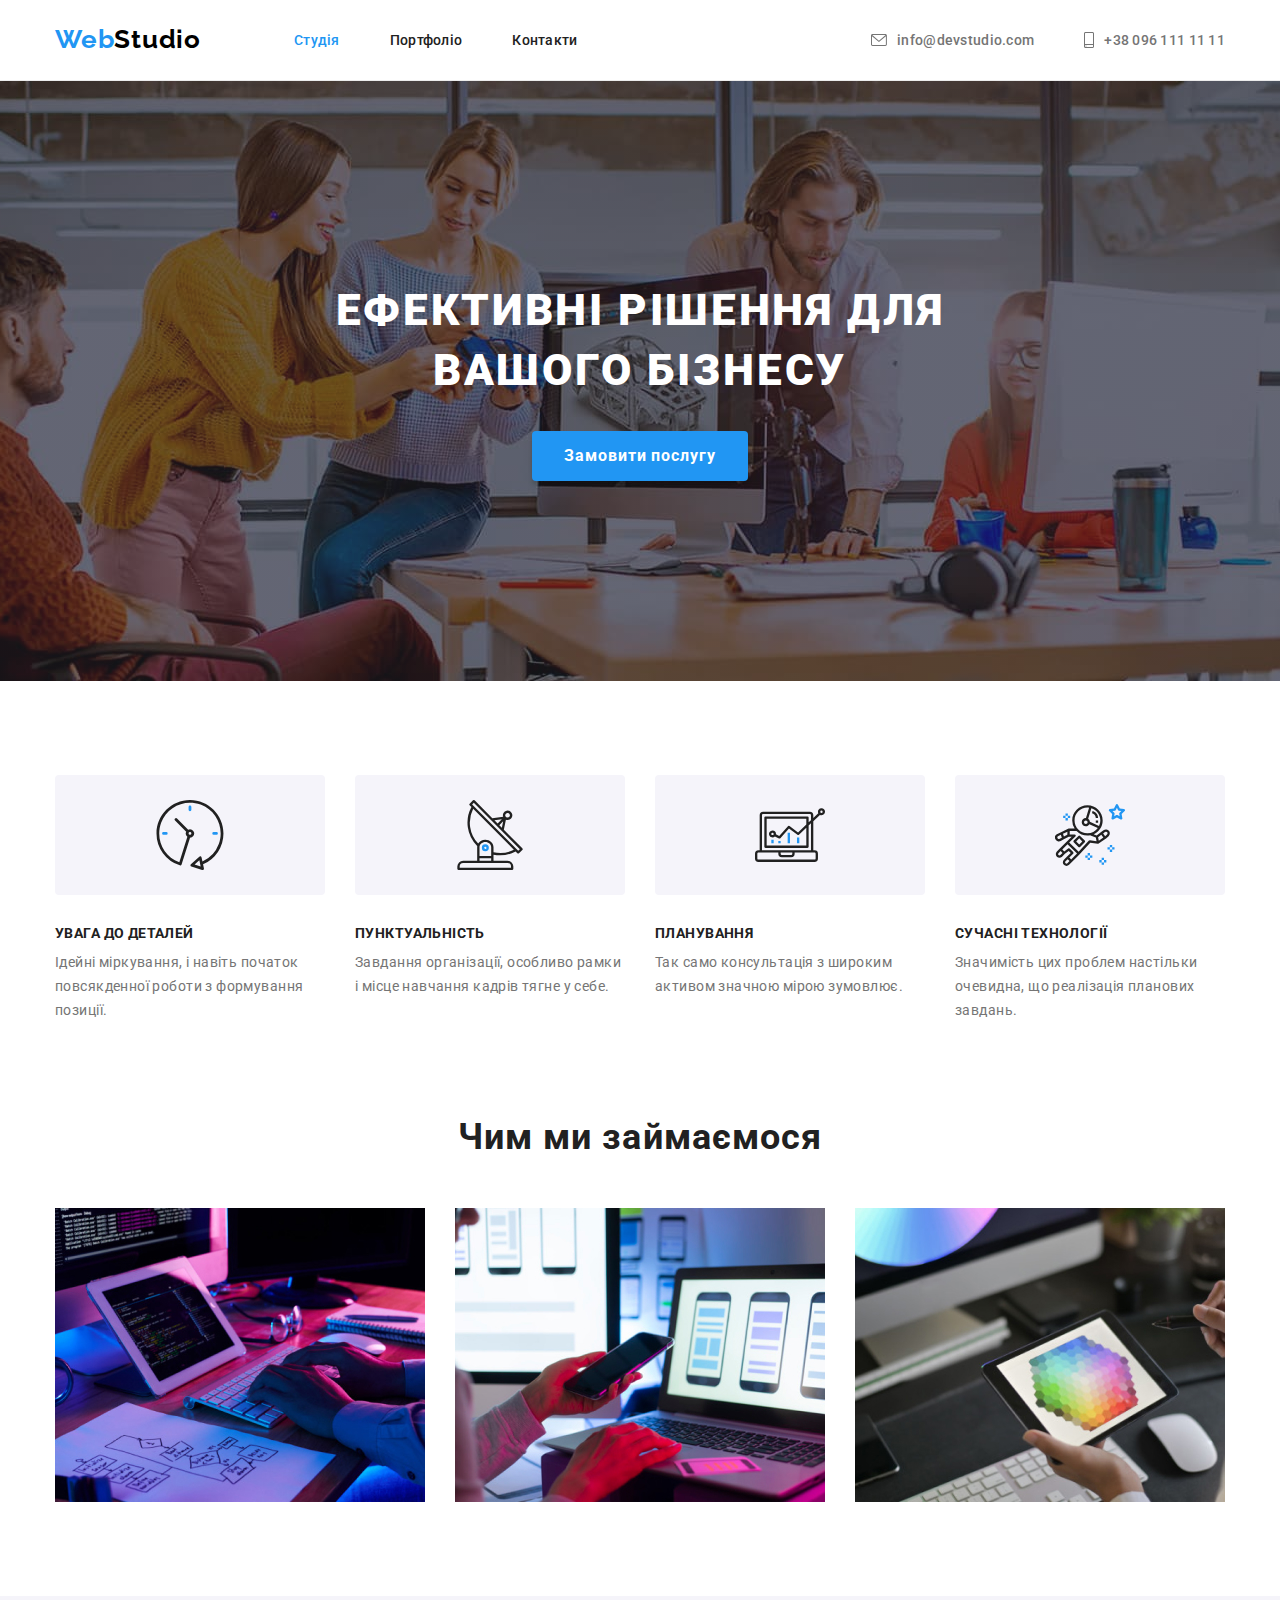
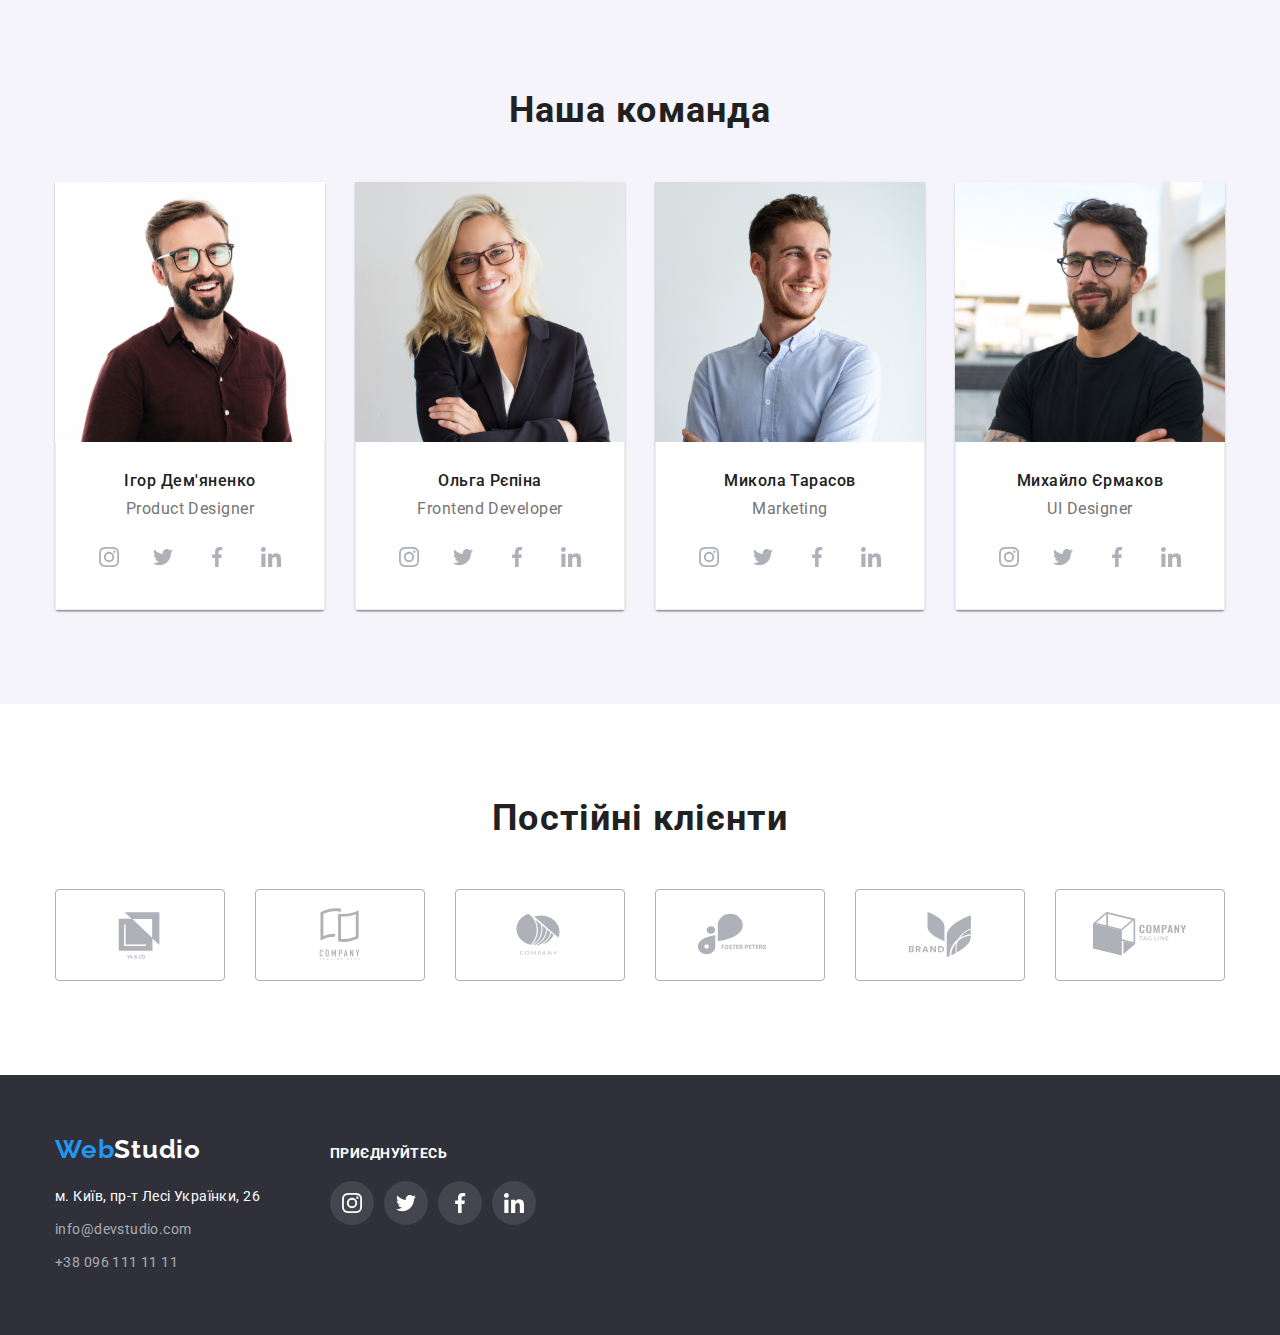
<file: index.html>
<!DOCTYPE html>
<html lang="uk">

<head>
    <meta charset="UTF-8">
    <meta http-equiv="X-UA-Compatible" content="IE=edge">
    <meta name="viewport" content="width=device-width, initial-scale=1.0">
    <title>WebStudio</title>
    <link rel="preconnect" href="https://fonts.googleapis.com">
    <link rel="preconnect" href="https://fonts.gstatic.com" crossorigin>
    <link
        href="https://fonts.googleapis.com/css2?family=Raleway:wght@700&family=Roboto:wght@400;500;700;900&display=swap"
        rel="stylesheet">
         <link rel="stylesheet"
        href="https://cdnjs.cloudflare.com/ajax/libs/modern-normalize/2.0.0/modern-normalize.min.css">
    <link rel="stylesheet" href="css/styles.css">

</head>
                                    <!-- header-->

    <header class="header">
    <div class="container page-header">
        <nav class=" main-nav">
            <a href="WebStudio" class="web-studio">Web<span>Studio</span> </a>
            <ul class="site-nav">
                <li class="item"><a href="#" class="link current">Студія</a></li>
                <li class="item"><a href="portfolio.html" class="link">Портфоліо</a></li>
                <li class="item"><a href="#number" class="link">Контакти</a></li>
            </ul>
        </nav>
        <ul class="site-second">
            <li class="item1"><a class="studio-link" href="mailto:info@devstudio.com"  
              target="_blank" rel="noopener no-referrer"  aria-label="icon-email">
              <svg class="icon" width="16" height="12">
                <use href="./іmages/sprite.svg#iconemail"></use>
              </svg>
              info@devstudio.com</a>
            </li>

            <li class="item2"><a class="studio-link" href="tel:+380961111111"
             target="_blank" rel="noopener no-referrer"  aria-label="icon-email">
             <svg class="icon" width="10" height="16" >
                <use href="./іmages/sprite.svg#iconsmartphone"></use>
             </svg>
             +38 096 111 11 11</a>
            </li>
        </ul>
    </div>
    </header>
    
                                      <!-- main-->
    
    <main>
        <section class="section-hero">
        <div class="container">
            <h1 class="typography">Ефективні рішення для вашого бізнесу</h1>
            <button type="button" class="button">Замовити послугу</button>
         </div>
        </section>

        <section class="feature-list">
            <div class="container">
             <ul class="feature-list ul">
                <li class="feature-list li">
                    <div class="middle-div" href="">
                        <svg class="middle-svg" width="70" height="70">
                            <use href="./іmages/sprite.svg#iconclock"></use>
                        </svg>
                    </div>
                    <h3 class="title">УВАГА ДО ДЕТАЛЕЙ</h3>
                    <p class="paragraph">Ідейні міркування, і навіть початок повсякденної  роботи з формування позиції.
                    </p>
                    
                </li>
                <li class="feature-list li">
                    <div class="middle-div" href="">
                       <svg class="middle-svg" width="70" height="70">
                        <use href="./іmages/sprite.svg#iconantenna"></use>
                       </svg>
                    </div>
                    <h3 class="title">ПУНКТУАЛЬНІСТЬ </h3>
                    <p class="paragraph">Завдання організації, особливо рамки і місце навчання кадрів тягне у себе.</p>
                </li>

                <li class="feature-list li">
                    <div class="middle-div" href="">
                        <svg class="middle-svg" width="70" height="70">
                            <use href="./іmages/sprite.svg#icondiagram"></use>
                        </svg>
                    </div>
                    <h3 class="title">ПЛАНУВАННЯ</h3>
                    <p class="paragraph">Так само консультація з широким активом значною мірою зумовлює.</p>
                </li>
                <li class="feature-list li">
                <div class="middle-div" href="">
                    <svg class="middle-svg" width="70" height="70">
                        <use href="./іmages/sprite.svg#iconastronaut"></use>
                    </svg>
                </div>
                    <h3 class="title">СУЧАСНІ ТЕХНОЛОГІЇ</h3>
                    <p class="paragraph">Значимість цих проблем настільки очевидна, що реалізація планових завдань.</p>
                </li>
            </ul>
            </div>
        </section>
   
    
        <section class="section-images">
        <div class="container">
            <h2 class="subject">Чим ми займаємося</h2>
            <ul class="images">
                <li class="images li">
                    <img class="img" src="іmages/imgjpg1.jpg" alt="Людина друкує на клавіатурі" width="370">
                </li>

                <li class="images li">
                    <img class="img" src="іmages/box2jpg.jpg" alt="Дизайнер проектує" width="370">
                </li>

                <li class="images li">
                    <img class="img" src="іmages/img3.jpg" alt="Дизайнер робить проект на планшеті" width="370">
                </li>
            </ul>
        </div>
        </section>
   
        
    
        <section class="bottom-section">
        <div class="container">
            <h2 class="subject">Наша команда</h2>
            <ul class="subject-icon">
                <li class="subject-li">
                    <img class="img" src="іmages/img1.jpg" alt="фото члена команди" width="270">
                    <div class="bottom-div">
                        <h3 class="subtitle"> Ігор Дем'яненко</h3>
                        <p class="lead">Product Designer</p>
                       
                        <ul class="social-list">
                            <li class="social-items">
                                <a class="social-links" href="https://www.instagram.com/" target="_blank" rel="no-referrer"
                                    aria-label="іконка Інстаграм">
                                    <svg width="20" height="20">
                                        <use href="./іmages/sprite.svg#iconinstagram"></use>
                                    </svg>
                                </a>
                            </li>
                            <li class="social-items">
                                <a class="social-links" href="https://twitter.com/?lang=uk" target="_blank" rel="no-referrer"
                                    aria-label="іконка Твіттер">
                                    <svg width="20" height="20">
                                        <use href="./іmages/sprite.svg#icontwitter"></use>
                                    </svg>
                                </a>
                            </li>
                            <li class="social-items">
                                <a class="social-links" href="https://www.facebook.com/?locale=uk_UA" target="_blank" rel="no-referrer"
                                    aria-label="іконка Фейсбук">
                                    <svg width="20" height="20">
                                        <use href="./іmages/sprite.svg#iconfacebook"></use>
                                    </svg>
                                </a>
                            </li>
                            <li class="social-items">
                                <a class="social-links" href="https://ua.linkedin.com/" target="_blank" rel="no-referrer"
                                    aria-label="іконка лінкеїн">
                                    <svg width="20" height="20">
                                        <use href="./іmages/sprite.svg#iconin"></use>
                                    </svg>
                                </a>
                            </li>
                        </ul>
                    </div>
                </li>


                <li class="subject-li" >
                    <img class="img" src="іmages/img2.jpg" alt="фото члена команди" width="270">
                    <div class="bottom-div">
                        <h3 class="subtitle">Ольга Рєпіна</h3>
                        <p class="lead">Frontend Developer</p>

                    <ul class="social-list">
                        <li class="social-items">
                            <a class="social-links" href="https://www.instagram.com/" target="_blank" rel="no-referrer"
                                aria-label="іконка Інстаграм">
                                <svg width="20" height="20">
                                    <use href="./іmages/sprite.svg#iconinstagram"></use>
                                </svg>
                            </a>
                        </li>
                        <li class="social-items">
                            <a class="social-links" href="https://twitter.com/?lang=uk" target="_blank" rel="no-referrer"
                                aria-label="іконка Твіттер">
                                <svg width="20" height="20">
                                    <use href="./іmages/sprite.svg#icontwitter"></use>
                                </svg>
                            </a>
                        </li>
                        <li class="social-items">
                            <a class="social-links" href="https://www.facebook.com/?locale=uk_UA" target="_blank" rel="no-referrer"
                                aria-label="іконка Фейсбук">
                                <svg width="20" height="20">
                                    <use href="./іmages/sprite.svg#iconfacebook"></use>
                                </svg>
                            </a>
                        </li>
                        <li class="social-items">
                            <a class="social-links" href="https://ua.linkedin.com/" target="_blank" rel="no-referrer"
                                aria-label="іконка лінкеїн">
                                <svg width="20" height="20">
                                    <use href="./іmages/sprite.svg#iconin"></use>
                                </svg>
                            </a>
                        </li>
                    </ul>
                    </div>
                </li >



                <li class="subject-li" >
                    <img class="img" src="іmages/imgjpg3.jpg" alt="фото члена команди" width="270">
                    <div class="bottom-div">
                        <h3 class="subtitle">Микола Тарасов</h3>
                        <p class="lead">Marketing</p>


                        <ul class="social-list">
                            <li class="social-items">
                                <a class="social-links" href="https://www.instagram.com/" target="_blank" rel="no-referrer"
                                    aria-label="іконка Інстаграм">
                                    <svg width="20" height="20">
                                        <use href="./іmages/sprite.svg#iconinstagram"></use>
                                    </svg>
                                </a>
                            </li>
                            <li class="social-items">
                                <a class="social-links" href="https://twitter.com/?lang=uk" target="_blank" rel="no-referrer"
                                    aria-label="іконка Твіттер">
                                    <svg width="20" height="20">
                                        <use href="./іmages/sprite.svg#icontwitter"></use>
                                    </svg>
                                </a>
                            </li>
                            <li class="social-items">
                                <a class="social-links" href="https://www.facebook.com/?locale=uk_UA" target="_blank" rel="no-referrer"
                                    aria-label="іконка Фейсбук">
                                    <svg width="20" height="20">
                                        <use href="./іmages/sprite.svg#iconfacebook"></use>
                                    </svg>
                                </a>
                            </li>
                            <li class="social-items">
                                <a class="social-links" href="https://ua.linkedin.com/" target="_blank" rel="no-referrer"
                                    aria-label="іконка лінкеїн">
                                    <svg width="20" height="20">
                                        <use href="./іmages/sprite.svg#iconin"></use>
                                    </svg>
                                </a>
                            </li>
                        </ul>
                    </div>
                    
                </li>
                <li class="subject-li" >
                    <img class="img" src="іmages/img4.jpg" alt="фото члена команди" width="270">
                    <div class="bottom-div">
                       <h3 class="subtitle">Михайло Єрмаков</h3>
                       <p class="lead">UI Designer</p>

                       
                    <ul class="social-list">
                        <li class="social-items">
                            <a class="social-links" href="https://www.instagram.com/" target="_blank" rel="no-referrer"
                                aria-label="іконка Інстаграм">
                                <svg width="20" height="20">
                                    <use href="./іmages/sprite.svg#iconinstagram"></use>
                                </svg>
                            </a>
                        </li>
                        <li class="social-items">
                            <a class="social-links" href="https://twitter.com/?lang=uk" target="_blank" rel="no-referrer"
                                aria-label="іконка Твіттер">
                                <svg width="20" height="20">
                                    <use href="./іmages/sprite.svg#icontwitter"></use>
                                </svg>
                            </a>
                        </li>
                        <li class="social-items">
                            <a class="social-links" href="https://www.facebook.com/?locale=uk_UA" target="_blank" rel="no-referrer"
                                aria-label="іконка Фейсбук">
                                <svg width="20" height="20">
                                    <use href="./іmages/sprite.svg#iconfacebook"></use>
                                </svg>
                            </a>
                        </li>
                        <li class="social-items">
                            <a class="social-links" href="https://ua.linkedin.com/" target="_blank" rel="no-referrer"
                                aria-label="іконка лінкеїн">
                                <svg width="20" height="20">
                                    <use href="./іmages/sprite.svg#iconin"></use>
                                </svg>
                            </a>
                        </li>
                    </ul>
                   </div>
                </li>
            </ul>
        </div>
        </section>


      <section class="clients-section">
        <div class="container">
            <h2 class="bottom-title">Постійні клієнти</h2>
            <ul class="clients-list"> 
                <li class="clients-item">
                    <a class="clients-links" href="">
                     <svg class="clients-icon" width="106" height="60">
                        <use href="./іmages/sprite.svg#iconLogo1"></use>
                     </svg>
                    </a>
                </li>
                <li class="clients-item">
                    <a class="clients-links" href="">
                        <svg class="clients-icon" width="106" height="60">
                            <use href="./іmages/sprite.svg#iconLogo2"></use>
                        </svg>
                    </a>
                </li>
                <li class="clients-item">
                    <a class="clients-links" href="">
                        <svg class="clients-icon" width="106" height="60">
                            <use href="./іmages/sprite.svg#iconLogo3"></use>
                        </svg>
                    </a>
                </li>
                <li class="clients-item">
                    <a class="clients-links" href="">
                        <svg class="clients-icon" width="106" height="60">
                            <use href="./іmages/sprite.svg#iconLogo4"></use>
                        </svg>
                    </a>
                </li>
                <li class="clients-item">
                    <a class="clients-links" href="">
                        <svg class="clients-icon" width="106" height="60">
                            <use href="./іmages/sprite.svg#iconLogo5"></use>
                        </svg>
                    </a>
                </li>
                <li class="clients-item">
                    <a class="clients-links" href="">
                        <svg class="clients-icon" width="106" height="60">
                            <use href="./іmages/sprite.svg#iconLogo6"></use>
                        </svg>
                    </a>
                </li>

            </ul>
        </div>
      </section>

    </main>


                                  <!--footer-->

                                    
    <footer class="footer">
     <div class="container  container-footer">
           <div class="footer-div1">
               <a href="WebStudio" class="studio-footer"> Web<span>Studio</span></a>
                 <address class="footer-address">
                <p class="address">м. Київ, пр-т Лесі Українки, 26</p>
                    <ul class="footer-ul">
                         <li class="footer-li"><a href="mailto:info@devstudio.com" class="mail">info@devstudio.com</a></li>
                        <li><a href="tel:+380961111111" class="mail" id="#number" >+38 096 111 11 11</a></li>
                    </ul>
               </address>
             </div>

         <div class="footer-div2">
                <p class="footer-title">Приєднуйтесь</p>
                <ul class="bottom-list">
                    <li class="social-li">
                        <a class="bottom-links" href="https://www.instagram.com/" target="_blank" rel="no-referrer"
                            aria-label="іконка Інстаграм">
                            <svg width="20" height="20">
                                <use href="./іmages/sprite.svg#iconinstagram"></use>
                            </svg>
                        </a>
                    </li>
                    <li class="social-li">
                        <a class="bottom-links" href="https://twitter.com/?lang=uk" target="_blank" rel="no-referrer"
                            aria-label="іконка Твіттер">
                            <svg width="20" height="20">
                                <use href="./іmages/sprite.svg#icontwitter"></use>
                            </svg>
                        </a>
                    </li>
                    <li class="social-li">
                        <a class="bottom-links">
                            <svg width="20" height="20">
                                <use href="./іmages/sprite.svg#iconfacebook"></use>
                            </svg>
                        </a>
                    </li>
                    <li class="social-li">
                        <a class="bottom-links" href="https://ua.linkedin.com/" target="_blank" rel="no-referrer"
                            aria-label="іконка лінкеїн">
                            <svg width="20" height="20">
                                <use href="./іmages/sprite.svg#iconin"></use>
                            </svg>
                        </a>
                    </li>
                </ul>
                </div>
     </div>
            
        
    </footer>

  

</body>


</html>
</file>
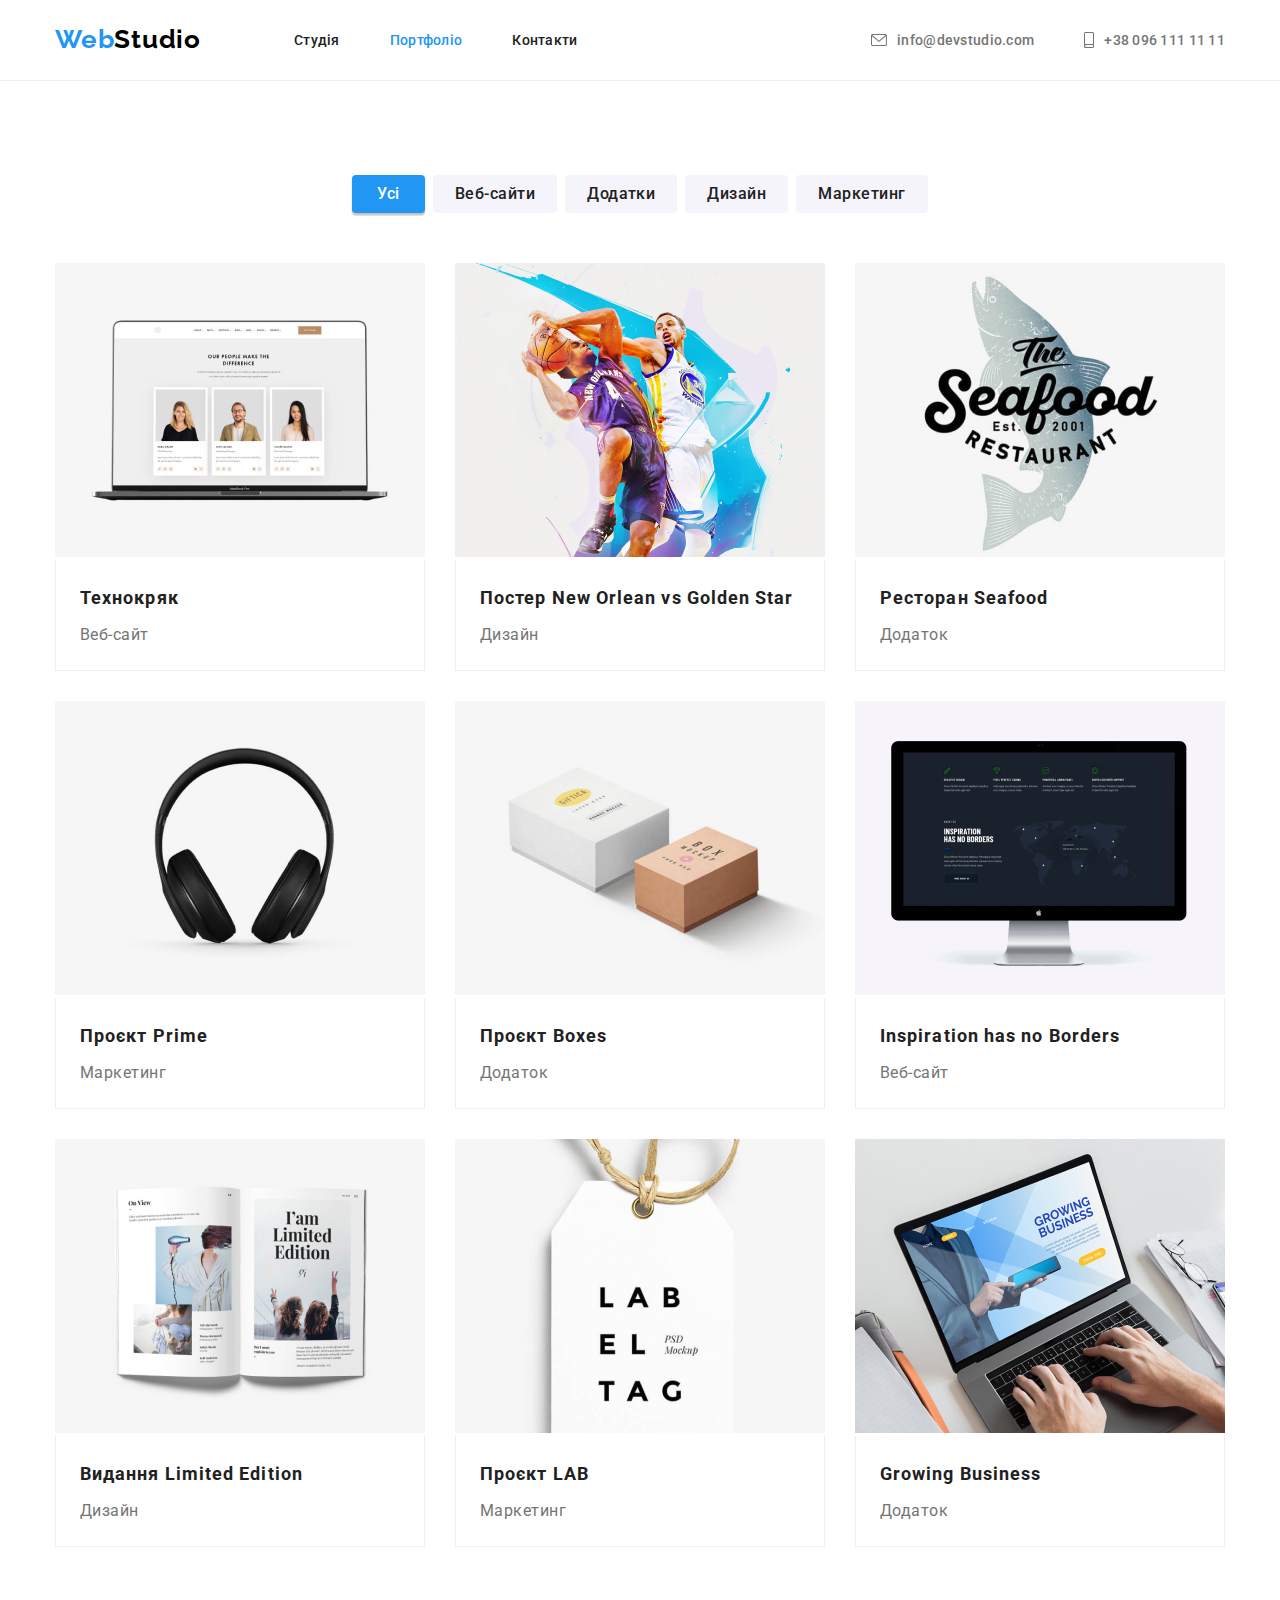
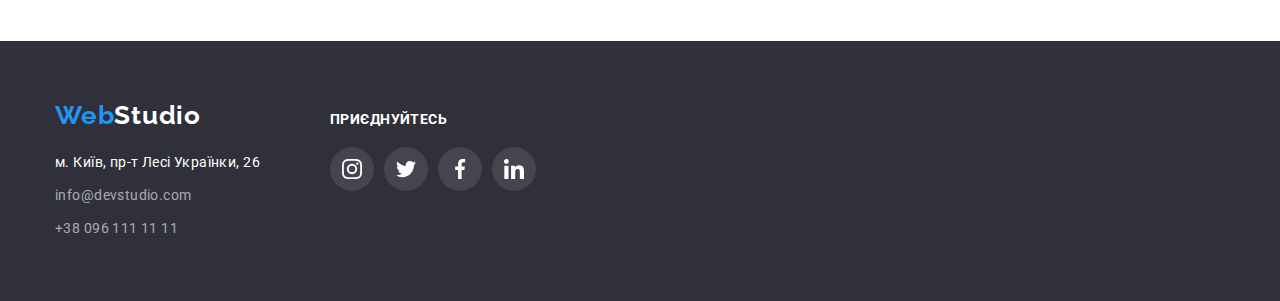
<file: portfolio.html>
<!DOCTYPE html>
<html lang="uk">

<head>
    <meta charset="UTF-8">
    <meta http-equiv="X-UA-Compatible" content="IE=edge">
    <meta name="viewport" content="width=device-width, initial-scale=1.0">
    <title>Portfolio</title>
    <link rel="preconnect" href="https://fonts.googleapis.com">
    <link rel="preconnect" href="https://fonts.gstatic.com" crossorigin>
    <link
        href="https://fonts.googleapis.com/css2?family=Raleway:wght@700&family=Roboto:wght@400;500;700;900&display=swap"
        rel="stylesheet">
    <link rel="stylesheet"
        href="https://cdnjs.cloudflare.com/ajax/libs/modern-normalize/2.0.0/modern-normalize.min.css">
    <link rel="stylesheet" href="css/styles.css">
</head>

<body>
    <header class="header">
        <div class="container page-header">
            <nav class=" main-nav">
                <a href="WebStudio" class="web-studio">Web<span>Studio</span> </a>
                <ul class="site-nav">
                    <li class="item"><a href="index.html" class="link">Студія</a></li>
                    <li class="item"><a href="#" class="link current">Портфоліо</a></li>
                    <li class="item"><a href="#number" class="link">Контакти</a></li>
                </ul>
            </nav>
    
    
                <ul class="site-second">
            <li class="item1"><a class="studio-link" href="mailto:info@devstudio.com"  
              target="_blank" rel="noopener no-referrer"  aria-label="icon-email">
              <svg class="icon" width="16" height="12">
                <use href="./іmages/sprite.svg#iconemail"></use>
              </svg>
              info@devstudio.com</a>
            </li>

            <li class="item2"><a class="studio-link" href="tel:+380961111111"
             target="_blank" rel="noopener no-referrer"  aria-label="icon-email">
             <svg class="icon" width="10" height="16" >
                <use href="./іmages/sprite.svg#iconsmartphone"></use>
             </svg>
             +38 096 111 11 11</a>
            </li>
        </ul>
        </div>
    </header>
   

    <main>
            <section class="button-section">
            <div class="container">
                <ul class="links">
                    <li class="links-li"><button type="button" class="navigation-first">Усі</button></li>
                    <li class="links-li"><button type="button" class="navigation">Веб-сайти</button></li>
                    <li class="links-li"><button type="button" class="navigation">Додатки</button></li>
                    <li class="links-li"><button type="button" class="navigation">Дизайн</button></li>
                    <li class="links-li"><button type="button" class="navigation">Маркетинг</button></li>
                </ul>

                <ul class="tagline">
                    <li class="img"><a class="list-links" href=""><img src="іmages/img1.1jpg.jpg" alt="Веб-студіо" width="370">
                        <div class="tagline-div">
                        <h3 class="subtitles">Технокряк</h3>
                        <p class="paragraph">Веб-сайт</p>
                        </div>
                        </a>
                    </li>

                    <li class="img"><a class="list-links" href=""><img src="іmages/img2.2jpg.jpg" alt="Веб-студіо" width="370">
                        <div class="tagline-div">
                            <h3 class="subtitles">Постер New Orlean vs Golden Star</h3>
                            <p class="paragraph">Дизайн</p>
                        </div>  
                        </a>
                    </li>

                    <li class="img"><a class="list-links" href=""><img src="іmages/img3.3.jpg" alt="Веб-студіо" width="370">
                        <div class="tagline-div">
                            <h3 class="subtitles">Ресторан Seafood</h3>
                            <p class="paragraph">Додаток</p>
                        </div>
                        </a>
                    </li>

                    <li class="img"><a class="list-links" href=""><img src="іmages/img4.4jpg.jpg" alt="Веб-студіо" width="370">
                        <div class="tagline-div">
                             <h3 class="subtitles">Проєкт Prime</h3>
                             <p class="paragraph">Маркетинг</p>
                        </div>
                        </a>
                    </li>

                    <li class="img"><a class="list-links" href=""><img src="іmages/img5.5jpg.jpg" alt="Веб-студіо" width="370">
                        <div class="tagline-div">
                            <h3 class="subtitles">Проєкт Boxes</h3>
                            <p class="paragraph">Додаток</p>
                        </div>
                        </a>
                    </li>

                    <li class="img"><a class="list-links" href=""><img src="іmages/img6.6jpg.jpg" alt="Веб-студіо" width="370">
                        <div class="tagline-div">
                            <h3 class="subtitles">Inspiration has no Borders</h3>
                            <p class="paragraph">Веб-сайт</p>
                        </div>
                        </a>
                    </li>

                    <li class="img"><a class="list-links" href=""><img src="іmages/img7.7jpg.jpg" alt="Веб-студіо" width="370">
                        <div class="tagline-div">
                            <h3 class="subtitles">Видання Limited Edition</h3>
                            <p class="paragraph">Дизайн</p>
                        </div>
                        </a>
                    </li>

                    <li class="img"><a class="list-links" href=""><img src="іmages/img8.8jpg.jpg" alt="Веб-студіо" width="370">
                        <div class="tagline-div">
                            <h3 class="subtitles">Проєкт LAB</h3>
                            <p class="paragraph">Маркетинг</p>
                        </div>  
                        </a>
                    </li>

                    <li class="img"><a class="list-links" href=""><img src="іmages/img9.9jpg.jpg" alt="Веб-студіо" width="370">
                        <div class="tagline-div">
                            <h3 class="subtitles">Growing Business</h3>
                            <p class="paragraph">Додаток</p>
                        </div>
                        </a>
                    </li>

                </ul>
            </div>
            </section>
        
    </main>

<footer class="footer">
    <div class="container  container-footer">
        <div class="footer-div1">
            <a href="WebStudio" class="studio-footer"> Web<span>Studio</span></a>
            <address class="footer-address">
                <p class="address">м. Київ, пр-т Лесі Українки, 26</p>
                <ul class="footer-ul">
                    <li class="footer-li"><a href="mailto:info@devstudio.com" class="mail">info@devstudio.com</a></li>
                    <li><a href="tel:+380961111111" class="mail" id="number">+38 096 111 11 11</a></li>
                </ul>
            </address>
        </div>

        <div class="footer-div2">
            <p class="footer-title">Приєднуйтесь</p>
            <ul class="bottom-list">
                <li class="social-li">
                    <a class="bottom-links" href="https://www.instagram.com/" target="_blank" rel="no-referrer"
                        aria-label="іконка Інстаграм">
                        <svg width="20" height="20">
                            <use href="./іmages/sprite.svg#iconinstagram"></use>
                        </svg>
                    </a>
                </li>
                <li class="social-li">
                    <a class="bottom-links" href="https://twitter.com/?lang=uk" target="_blank" rel="no-referrer"
                        aria-label="іконка Твіттер">
                        <svg width="20" height="20">
                            <use href="./іmages/sprite.svg#icontwitter"></use>
                        </svg>
                    </a>
                </li>
                <li class="social-li">
                    <a class="bottom-links">
                        <svg width="20" height="20">
                            <use href="./іmages/sprite.svg#iconfacebook"></use>
                        </svg>
                    </a>
                </li>
                <li class="social-li">
                    <a class="bottom-links" href="https://ua.linkedin.com/" target="_blank" rel="no-referrer"
                        aria-label="іконка лінкеїн">
                        <svg width="20" height="20">
                            <use href="./іmages/sprite.svg#iconin"></use>
                        </svg>
                    </a>
                </li>
            </ul>
        </div>
    </div>


</footer>
    </div>


</footer>


</body>
</file>
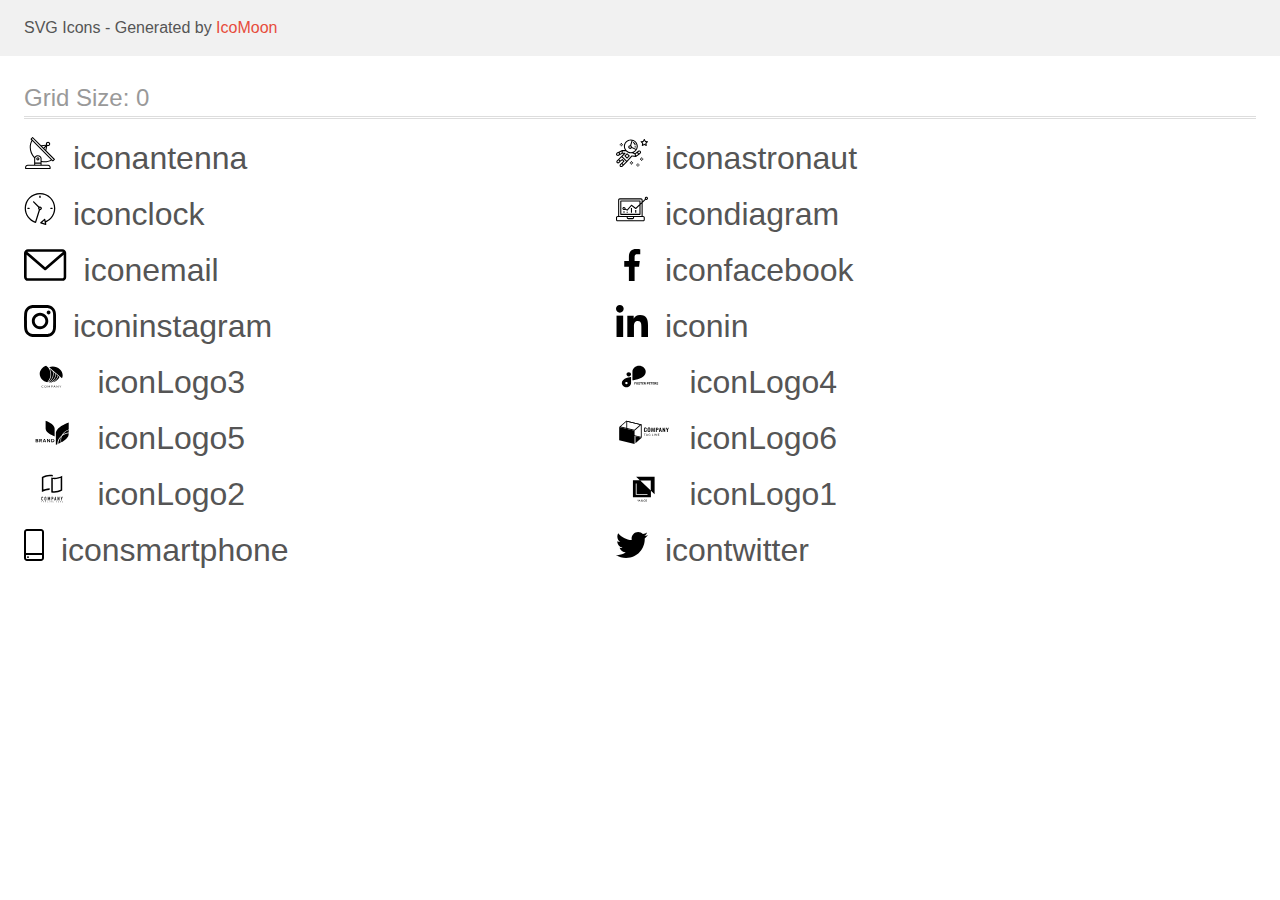
<file: icomoon/demo.html>
<!doctype html>
<html>
<head>
    <title>IcoMoon - SVG Icons</title>
    <meta charset="utf-8">
    <meta name="viewport" content="width=device-width, initial-scale=1">
    <link rel="stylesheet" href="demo-files/demo.css">
    <link rel="stylesheet" href="style.css">
</head>
<body>
<svg aria-hidden="true" style="position: absolute; width: 0; height: 0; overflow: hidden;" version="1.1" xmlns="http://www.w3.org/2000/svg" xmlns:xlink="http://www.w3.org/1999/xlink">
<defs>
<symbol id="iconantenna" viewBox="0 0 32 32">
<path d="M30.773 22.098l-8.443-8.505 0.937-4.615c0.242 0.094 0.499 0.144 0.758 0.146h0.006c1.192 0.014 2.17-0.941 2.184-2.133s-0.941-2.17-2.133-2.184c-1.192-0.014-2.17 0.941-2.184 2.133-0.003 0.255 0.039 0.509 0.125 0.749l-4.96 0.605-8.091-8.133c-0.099-0.101-0.235-0.159-0.377-0.16-0.14 0.001-0.274 0.056-0.373 0.155l-1.513 1.504c-0.208 0.208-0.208 0.546 0 0.754l0.814 0.826c-3.153 5.798-2.129 12.978 2.519 17.663 0.043 0.041 0.092 0.074 0.146 0.098-0.034 0.18-0.051 0.364-0.052 0.547v6.187h-6.4c-1.472 0.002-2.665 1.195-2.667 2.667v1.067c0 0.295 0.239 0.533 0.533 0.533h24.533c0.295 0 0.533-0.239 0.533-0.533v-1.067c-0.002-1.472-1.195-2.665-2.667-2.667h-6.4v-2.742c1.003 0.21 2.024 0.317 3.049 0.32 2.458-0.003 4.877-0.615 7.040-1.783l0.818 0.823c0.099 0.101 0.235 0.159 0.377 0.16 0.14-0.001 0.274-0.056 0.373-0.155l1.513-1.504c0.208-0.208 0.208-0.546 0-0.754zM23.28 6.233c0.418-0.415 1.093-0.414 1.508 0.004s0.414 1.093-0.004 1.508c-0.2 0.199-0.47 0.31-0.752 0.31h-0.003c-0.589-0.003-1.064-0.483-1.061-1.072 0.002-0.282 0.115-0.552 0.314-0.751h-0.002zM22.024 9.738l-0.598 2.946-1.175-1.182 1.774-1.763zM21.419 8.836l-1.92 1.909-1.485-1.493 3.405-0.415zM24.004 28.8c0.884 0 1.6 0.716 1.6 1.6v0.533h-23.467v-0.533c0-0.884 0.716-1.6 1.6-1.6h20.267zM16.537 26.667v1.067h-5.333v-1.067h5.333zM11.204 25.6v-4.053c0-1.294 1.196-2.347 2.667-2.347s2.667 1.053 2.667 2.347v4.053h-5.333zM17.604 23.904v-2.357c0-1.882-1.675-3.413-3.733-3.413-1.331-0.020-2.576 0.657-3.281 1.786-4.058-4.274-4.971-10.645-2.279-15.887l18.602 18.708c-2.872 1.461-6.165 1.873-9.309 1.163zM28.893 23.22l-21.057-21.181 0.755-0.752 7.935 7.98c0.004 0 0.006 0.007 0.010 0.010l13.115 13.191-0.757 0.752z"></path>
<path d="M13.876 20.267h-0.005c-0.884-0.001-1.601 0.714-1.602 1.598s0.714 1.601 1.598 1.602h0.005c0.884 0.001 1.601-0.714 1.602-1.598s-0.714-1.601-1.598-1.602zM14.249 22.245c-0.1 0.1-0.236 0.156-0.378 0.155-0.295-0.002-0.532-0.242-0.531-0.536 0.001-0.141 0.057-0.276 0.157-0.375s0.233-0.154 0.373-0.155c0.295 0.002 0.532 0.241 0.53 0.536-0.001 0.141-0.057 0.276-0.157 0.375h0.005z"></path>
</symbol>
<symbol id="iconastronaut" viewBox="0 0 32 32">
<path d="M31.974 4.524c-0.063-0.193-0.229-0.333-0.43-0.363l-1.91-0.278-0.855-1.731c-0.179-0.365-0.777-0.365-0.956 0l-0.855 1.731-1.91 0.278c-0.201 0.029-0.367 0.17-0.431 0.363-0.062 0.193-0.011 0.405 0.135 0.547l1.383 1.348-0.326 1.903c-0.034 0.2 0.048 0.402 0.212 0.522 0.166 0.121 0.382 0.135 0.562 0.040l1.709-0.899 1.709 0.899c0.078 0.041 0.164 0.061 0.249 0.061 0.11 0 0.221-0.034 0.314-0.102 0.164-0.119 0.246-0.322 0.212-0.522l-0.326-1.903 1.383-1.348c0.145-0.142 0.197-0.354 0.135-0.547zM29.511 5.851c-0.125 0.122-0.183 0.299-0.153 0.472l0.191 1.114-1-0.526c-0.078-0.041-0.163-0.061-0.249-0.061s-0.17 0.020-0.249 0.061l-1.001 0.526 0.191-1.114c0.030-0.173-0.028-0.349-0.153-0.472l-0.81-0.789 1.119-0.163c0.174-0.025 0.324-0.134 0.402-0.292l0.5-1.013 0.5 1.013c0.078 0.157 0.228 0.267 0.402 0.292l1.119 0.163-0.809 0.789z"></path>
<path d="M26.134 20.522h-1.067v1.067h1.067v-1.067z"></path>
<path d="M26.134 22.656h-1.067v1.067h1.067v-1.067z"></path>
<path d="M27.2 21.589h-1.067v1.067h1.067v-1.067z"></path>
<path d="M25.067 21.589h-1.067v1.067h1.067v-1.067z"></path>
<path d="M22.4 26.389h-1.067v1.067h1.067v-1.067z"></path>
<path d="M22.4 28.522h-1.067v1.067h1.067v-1.067z"></path>
<path d="M23.467 27.456h-1.067v1.067h1.067v-1.067z"></path>
<path d="M21.333 27.456h-1.067v1.067h1.067v-1.067z"></path>
<path d="M16 24.256h-1.067v1.067h1.067v-1.067z"></path>
<path d="M16 26.389h-1.067v1.067h1.067v-1.067z"></path>
<path d="M17.067 25.322h-1.067v1.067h1.067v-1.067z"></path>
<path d="M14.933 25.322h-1.067v1.067h1.067v-1.067z"></path>
<path d="M5.867 6.122h-1.067v1.067h1.067v-1.067z"></path>
<path d="M5.867 8.255h-1.067v1.067h1.067v-1.067z"></path>
<path d="M6.933 7.189h-1.067v1.067h1.067v-1.067z"></path>
<path d="M4.8 7.189h-1.067v1.067h1.067v-1.067z"></path>
<path d="M24.715 14.159c-0.287-0.388-0.709-0.637-1.188-0.705-0.481-0.068-0.956 0.058-1.34 0.352l-1.252 0.96-1.898 1.417-1.358-0.541c2.421-1.086 4.114-3.508 4.114-6.32 0-3.823-3.123-6.933-6.961-6.933s-6.961 3.11-6.961 6.933c0 1.386 0.414 2.674 1.12 3.758l-2.764-0.024c-0.002 0-0.003 0-0.005 0-0.009 0-0.015 0.004-0.023 0.005-0.053 0.002-0.105 0.013-0.155 0.031-0.013 0.005-0.026 0.008-0.038 0.013-0.006 0.003-0.013 0.003-0.019 0.006l-3.233 1.596c-0.001 0-0.001 0-0.001 0.001l-1.893 0.911c-0.021 0.009-0.042 0.021-0.063 0.035-0.755 0.502-1.012 1.489-0.598 2.295 0.22 0.429 0.595 0.745 1.056 0.889 0.178 0.055 0.359 0.083 0.539 0.083 0.29 0 0.577-0.071 0.839-0.211l1.388-0.738 2.264-1.169 1.357-0.008-5.442 5.416c-0.001 0.001-0.001 0.001-0.002 0.001l-1.339 1.333c-0.316 0.315-0.49 0.732-0.49 1.178s0.174 0.863 0.49 1.179c0.325 0.323 0.752 0.485 1.179 0.485s0.854-0.162 1.18-0.485l1.314-1.309 1.741-1.3 0.901 0.897-1.762 1.754c-0 0.001-0.001 0.001-0.002 0.001l-1.339 1.333c-0.316 0.315-0.49 0.732-0.49 1.178s0.174 0.863 0.49 1.179c0.325 0.323 0.753 0.485 1.18 0.485s0.855-0.162 1.18-0.485l3.482-3.467c0.001-0.001 0.001-0.001 0.001-0.002l1.010-1-0.004-0.004c0.006-0.006 0.015-0.009 0.022-0.015l5.166-5.658 3.471 0.494c0.025 0.004 0.050 0.005 0.075 0.005 0.065 0 0.127-0.015 0.187-0.038 0.018-0.006 0.033-0.015 0.050-0.023 0.019-0.010 0.039-0.015 0.058-0.027l3.213-2.133c0.012-0.008 0.018-0.021 0.029-0.029 0.013-0.010 0.029-0.014 0.041-0.026l1.271-1.191c0.662-0.62 0.753-1.635 0.212-2.362zM2.13 17.77c-0.173 0.093-0.37 0.111-0.558 0.052-0.187-0.058-0.338-0.186-0.427-0.358-0.161-0.314-0.068-0.695 0.214-0.902l1.314-0.632 0.449 1.312-0.992 0.528zM5.628 15.942l-1.548 0.8-0.439-1.283 2.027-1.001-0.040 1.484zM20.727 9.322c0 0.918-0.219 1.785-0.599 2.559l-4.181-1.899c-0.044-0.573-0.341-1.075-0.788-1.388l1.464-4.86c2.378 0.756 4.105 2.974 4.105 5.588zM8.938 9.322c0-3.235 2.644-5.867 5.894-5.867 0.253 0 0.5 0.021 0.745 0.052l-1.432 4.754c-0.019-0.001-0.037-0.006-0.057-0.006-1.033 0-1.873 0.837-1.873 1.867s0.84 1.867 1.873 1.867c0.694 0 1.294-0.383 1.618-0.945l3.862 1.755c-1.075 1.446-2.795 2.39-4.737 2.39-3.25 0-5.894-2.632-5.894-5.867zM14.894 10.122c0 0.441-0.362 0.8-0.806 0.8s-0.806-0.359-0.806-0.8c0-0.441 0.362-0.8 0.806-0.8s0.806 0.359 0.806 0.8zM2.465 25.146c-0.236 0.234-0.619 0.234-0.854 0.001-0.114-0.114-0.176-0.263-0.176-0.423s0.062-0.309 0.176-0.421l0.962-0.958 0.851 0.848-0.959 0.955zM5.679 28.88c-0.236 0.234-0.619 0.235-0.855 0.001-0.114-0.114-0.176-0.263-0.176-0.423s0.062-0.309 0.176-0.421l0.963-0.959 0.852 0.848-0.96 0.955zM9.16 25.411c-0.001 0-0.001 0-0.002 0.001l-1.765 1.76-0.852-0.848 1.763-1.755c0 0 0 0 0-0s0.001-0.001 0.002-0.001c0.040-0.040 0.065-0.088 0.090-0.135 0.007-0.014 0.020-0.026 0.026-0.040 0.017-0.041 0.019-0.085 0.026-0.129 0.003-0.025 0.014-0.047 0.014-0.073 0-0.036-0.013-0.070-0.020-0.106-0.006-0.032-0.006-0.065-0.019-0.095-0.020-0.050-0.055-0.094-0.091-0.138-0.010-0.012-0.014-0.027-0.025-0.038 0 0 0 0-0.001 0s-0.001-0.002-0.001-0.002l-1.607-1.6c-0.017-0.017-0.039-0.024-0.058-0.038-0.028-0.022-0.055-0.042-0.087-0.058-0.030-0.015-0.061-0.024-0.093-0.033-0.034-0.010-0.067-0.017-0.103-0.020-0.033-0.002-0.063 0.001-0.095 0.005-0.036 0.004-0.069 0.009-0.104 0.020-0.034 0.011-0.063 0.027-0.094 0.045-0.020 0.011-0.042 0.015-0.061 0.029l-1.773 1.324-0.901-0.897 2.399-2.386 4.361 4.289-0.928 0.919zM15.979 18.394c-0.015-0.002-0.030 0.004-0.045 0.003-0.039-0.002-0.076 0.001-0.115 0.007-0.030 0.005-0.059 0.011-0.088 0.021-0.034 0.012-0.065 0.028-0.097 0.047-0.030 0.018-0.057 0.037-0.083 0.061-0.013 0.011-0.028 0.017-0.040 0.029l-4.698 5.146-4.328-4.257 2.833-2.818c0.209-0.208 0.21-0.546 0.002-0.755-0.105-0.105-0.243-0.157-0.381-0.156v-0.001l-2.219 0.013 0.028-1.607 3.104 0.027c1.265 1.294 3.029 2.101 4.981 2.101 0.437 0 0.864-0.045 1.279-0.123 0.040 0.032 0.079 0.065 0.13 0.085l2.41 0.96 0.331 1.644-3.003-0.427zM20.020 18.572l-0.313-1.558 1.446-1.080 0.947 1.257-2.080 1.381zM23.774 15.741l-0.838 0.785-0.931-1.236 0.831-0.637c0.155-0.119 0.351-0.168 0.543-0.143 0.193 0.027 0.364 0.128 0.48 0.284 0.217 0.292 0.18 0.699-0.085 0.947z"></path>
<path d="M13.602 18.544l-2.143-2.133c-0.207-0.207-0.545-0.207-0.753 0l-2.142 2.133c-0.1 0.101-0.157 0.236-0.157 0.378s0.056 0.278 0.157 0.378l2.142 2.133c0.104 0.103 0.241 0.155 0.377 0.155s0.273-0.052 0.376-0.155l2.143-2.133c0.1-0.1 0.157-0.236 0.157-0.378s-0.057-0.278-0.157-0.378zM11.083 20.303l-1.387-1.381 1.387-1.381 1.387 1.381-1.387 1.381z"></path>
<path d="M17.164 5.071l-0.258 1.036c0.071 0.018 1.738 0.452 1.738 2.149h1.067c-0-2.017-1.666-2.965-2.547-3.185z"></path>
<path d="M19.711 9.322h-1.067v1.067h1.067v-1.067z"></path>
</symbol>
<symbol id="iconclock" viewBox="0 0 32 32">
<path d="M31.297 15.301c-0.002-8.452-6.855-15.303-15.308-15.301s-15.303 6.855-15.301 15.308c0.001 6.658 4.307 12.551 10.649 14.576 0.061 0.019 0.124 0.029 0.187 0.029 0.121-0 0.239-0.032 0.342-0.094 0.135-0.080 0.236-0.207 0.283-0.356l3.865-12.25c1.057-0.005 1.909-0.866 1.903-1.923s-0.866-1.909-1.923-1.903c-0.284 0.001-0.565 0.067-0.82 0.191l-5.106-5.107c-0.253-0.245-0.657-0.238-0.902 0.016-0.239 0.247-0.239 0.639 0 0.886l5.103 5.109c-0.392 0.799-0.168 1.764 0.536 2.309l-3.683 11.673c-7.278-2.681-11.004-10.754-8.323-18.032s10.754-11.004 18.032-8.323 11.004 10.754 8.323 18.032c-1.31 3.556-4.001 6.431-7.462 7.973l-0.398-1.874c-0.073-0.344-0.411-0.565-0.756-0.492-0.109 0.023-0.209 0.074-0.292 0.148l-3.837 3.426c-0.263 0.234-0.287 0.637-0.052 0.9 0.076 0.085 0.174 0.149 0.283 0.184l4.899 1.563c0.335 0.108 0.694-0.077 0.802-0.412 0.034-0.106 0.040-0.219 0.017-0.328l-0.391-1.839c5.664-2.388 9.342-7.942 9.329-14.089zM15.992 14.664c0.352 0 0.638 0.286 0.638 0.638s-0.286 0.638-0.638 0.638c-0.352 0-0.638-0.285-0.638-0.638s0.285-0.638 0.638-0.638zM18.093 29.528l2.184-1.948 0.603 2.84-2.787-0.892z"></path>
<path d="M15.354 3.185v1.275c0 0.352 0.285 0.638 0.638 0.638s0.638-0.285 0.638-0.638v-1.275c0-0.352-0.286-0.638-0.638-0.638s-0.638 0.286-0.638 0.638z"></path>
<path d="M3.876 14.664c-0.352 0-0.638 0.286-0.638 0.638s0.285 0.638 0.638 0.638h1.275c0.352 0 0.638-0.285 0.638-0.638s-0.285-0.638-0.638-0.638h-1.275z"></path>
<path d="M28.108 15.939c0.352 0 0.638-0.285 0.638-0.638s-0.285-0.638-0.638-0.638h-1.275c-0.352 0-0.638 0.286-0.638 0.638s0.286 0.638 0.638 0.638h1.275z"></path>
</symbol>
<symbol id="icondiagram" viewBox="0 0 32 32">
<path d="M14.926 14.965h1.066v4.798h-1.066v-4.797z"></path>
<path d="M19.19 17.097h1.066v2.665h-1.066v-2.665z"></path>
<path d="M10.661 18.696h1.066v1.066h-1.066v-1.066z"></path>
<path d="M7.463 18.163h1.066v1.599h-1.066v-1.599z"></path>
<path d="M1.599 28.291h25.587c0.883 0 1.599-0.716 1.599-1.599v-2.132c0-0.883-0.716-1.599-1.599-1.599h-0.533v-13.293l3.028-2.868c0.703 0.346 1.553 0.136 2.013-0.499s0.396-1.508-0.152-2.068-1.42-0.644-2.065-0.198c-0.644 0.446-0.873 1.292-0.542 2.002l-2.281 2.163v-1.23c0-0.883-0.716-1.599-1.599-1.599h-21.322c-0.883 0-1.599 0.716-1.599 1.599v15.992h-0.533c-0.883 0-1.599 0.716-1.599 1.599v2.132c0 0.883 0.716 1.599 1.599 1.599zM30.384 4.837c0.294 0 0.533 0.239 0.533 0.533s-0.239 0.533-0.533 0.533c-0.294 0-0.533-0.239-0.533-0.533s0.239-0.533 0.533-0.533zM3.198 6.969c0-0.294 0.239-0.533 0.533-0.533h21.322c0.294 0 0.533 0.239 0.533 0.533v2.239l-1.066 1.013v-2.186c0-0.294-0.239-0.533-0.533-0.533h-19.19c-0.294 0-0.533 0.239-0.533 0.533v13.326c0 0.294 0.239 0.533 0.533 0.533h19.19c0.294 0 0.533-0.239 0.533-0.533v-9.674l1.066-1.010v12.284h-22.388v-15.992zM7.996 13.899c-0.721-0.002-1.354 0.478-1.546 1.174s0.105 1.433 0.725 1.801c0.62 0.368 1.41 0.276 1.928-0.226l1.853 0.93c0.215 0.108 0.476 0.057 0.636-0.123l3.939-4.431 3.872 2.901c0.208 0.156 0.498 0.139 0.686-0.039l3.365-3.188v8.131h-18.124v-12.26h18.124v2.66l-3.771 3.572-3.904-2.927c-0.222-0.166-0.534-0.135-0.718 0.072l-3.993 4.493-1.493-0.746c0.011-0.064 0.018-0.129 0.020-0.193 0-0.883-0.716-1.599-1.599-1.599zM8.529 15.498c0 0.294-0.239 0.533-0.533 0.533s-0.533-0.239-0.533-0.533c0-0.294 0.239-0.533 0.533-0.533s0.533 0.239 0.533 0.533zM11.727 24.027h5.331v0.533c0 0.294-0.239 0.533-0.533 0.533h-4.264c-0.294 0-0.533-0.239-0.533-0.533v-0.533zM1.066 24.56c0-0.294 0.239-0.533 0.533-0.533h9.062v0.533c0 0.883 0.716 1.599 1.599 1.599h4.264c0.883 0 1.599-0.716 1.599-1.599v-0.533h9.062c0.294 0 0.533 0.239 0.533 0.533v2.132c0 0.294-0.239 0.533-0.533 0.533h-25.587c-0.294 0-0.533-0.239-0.533-0.533v-2.132z"></path>
</symbol>
<symbol id="iconemail" viewBox="0 0 43 32">
<path d="M38.667 0h-34.667c-2.206 0-4 1.794-4 4v24c0 2.206 1.794 4 4 4h34.667c2.206 0 4-1.794 4-4v-24c0-2.206-1.794-4-4-4zM38.667 2.667c0.181 0 0.353 0.038 0.511 0.103l-17.844 15.466-17.844-15.466c0.158-0.066 0.33-0.103 0.511-0.103h34.667zM38.667 29.333h-34.667c-0.736 0-1.333-0.598-1.333-1.333v-22.413l17.793 15.421c0.251 0.217 0.563 0.326 0.874 0.326s0.622-0.108 0.874-0.326l17.793-15.421v22.413c0 0.736-0.598 1.333-1.333 1.333z"></path>
</symbol>
<symbol id="iconfacebook" viewBox="0 0 32 32">
<path d="M21.329 5.313h2.921v-5.088c-0.504-0.069-2.237-0.225-4.256-0.225-4.212 0-7.097 2.649-7.097 7.519v4.481h-4.648v5.688h4.648v14.312h5.699v-14.311h4.46l0.708-5.688h-5.169v-3.919c0.001-1.644 0.444-2.769 2.735-2.769z"></path>
</symbol>
<symbol id="iconinstagram" viewBox="0 0 32 32">
<path d="M31.969 9.408c-0.075-1.7-0.35-2.869-0.744-3.882-0.406-1.075-1.032-2.038-1.851-2.838-0.8-0.813-1.769-1.444-2.832-1.844-1.019-0.394-2.182-0.669-3.882-0.744-1.713-0.081-2.257-0.1-6.601-0.1s-4.888 0.019-6.595 0.094c-1.7 0.075-2.869 0.35-3.882 0.744-1.075 0.406-2.038 1.031-2.838 1.85-0.813 0.8-1.444 1.769-1.844 2.832-0.394 1.019-0.669 2.182-0.744 3.882-0.081 1.713-0.1 2.257-0.1 6.601s0.019 4.888 0.094 6.595c0.075 1.7 0.35 2.869 0.744 3.882 0.406 1.075 1.038 2.038 1.85 2.838 0.8 0.813 1.769 1.444 2.832 1.844 1.019 0.394 2.182 0.669 3.882 0.744 1.706 0.075 2.25 0.094 6.595 0.094s4.888-0.019 6.595-0.094c1.7-0.075 2.869-0.35 3.882-0.744 2.151-0.832 3.851-2.532 4.682-4.682 0.394-1.019 0.669-2.182 0.744-3.882 0.075-1.707 0.094-2.251 0.094-6.595s-0.006-4.888-0.081-6.595zM29.087 22.473c-0.069 1.563-0.331 2.407-0.55 2.969-0.538 1.394-1.644 2.5-3.038 3.038-0.563 0.219-1.413 0.481-2.969 0.55-1.688 0.075-2.194 0.094-6.464 0.094s-4.782-0.019-6.464-0.094c-1.563-0.069-2.407-0.331-2.969-0.55-0.694-0.256-1.325-0.663-1.838-1.194-0.531-0.519-0.938-1.144-1.194-1.838-0.219-0.563-0.481-1.413-0.55-2.969-0.075-1.688-0.094-2.194-0.094-6.464s0.019-4.782 0.094-6.464c0.069-1.563 0.331-2.407 0.55-2.969 0.256-0.694 0.663-1.325 1.2-1.838 0.519-0.531 1.144-0.938 1.838-1.194 0.563-0.219 1.413-0.481 2.969-0.55 1.688-0.075 2.194-0.094 6.464-0.094 4.276 0 4.782 0.019 6.464 0.094 1.563 0.069 2.407 0.331 2.969 0.55 0.694 0.256 1.325 0.662 1.838 1.194 0.531 0.519 0.938 1.144 1.194 1.838 0.219 0.563 0.481 1.413 0.55 2.969 0.075 1.688 0.094 2.194 0.094 6.464s-0.019 4.77-0.094 6.458z"></path>
<path d="M16.059 7.783c-4.538 0-8.22 3.682-8.22 8.22s3.682 8.22 8.22 8.22c4.539 0 8.22-3.682 8.22-8.22s-3.682-8.22-8.22-8.22zM16.059 21.335c-2.944 0-5.332-2.388-5.332-5.332s2.388-5.332 5.332-5.332c2.944 0 5.332 2.388 5.332 5.332s-2.388 5.332-5.332 5.332z"></path>
<path d="M26.524 7.458c0 1.060-0.859 1.919-1.919 1.919s-1.919-0.859-1.919-1.919c0-1.060 0.859-1.919 1.919-1.919s1.919 0.859 1.919 1.919z"></path>
</symbol>
<symbol id="iconin" viewBox="0 0 32 32">
<path d="M31.992 32v-0.001h0.008v-11.736c0-5.741-1.236-10.164-7.948-10.164-3.227 0-5.392 1.771-6.276 3.449h-0.093v-2.913h-6.364v21.364h6.627v-10.579c0-2.785 0.528-5.479 3.977-5.479 3.399 0 3.449 3.179 3.449 5.657v10.401h6.62z"></path>
<path d="M0.528 10.636h6.635v21.364h-6.635v-21.364z"></path>
<path d="M3.843 0c-2.121 0-3.843 1.721-3.843 3.843s1.721 3.879 3.843 3.879c2.121 0 3.843-1.757 3.843-3.879-0.001-2.121-1.723-3.843-3.843-3.843v0z"></path>
</symbol>
<symbol id="iconLogo3" viewBox="0 0 57 32">
<path d="M19.417 26.187c0.008 0 0.017 0.002 0.025 0.005s0.015 0.007 0.020 0.013l0.116 0.111c-0.090 0.090-0.202 0.162-0.327 0.211-0.147 0.053-0.305 0.079-0.464 0.076-0.149 0.003-0.298-0.021-0.436-0.071-0.125-0.045-0.237-0.113-0.329-0.2-0.094-0.089-0.166-0.194-0.212-0.308-0.051-0.127-0.076-0.261-0.074-0.396-0.002-0.135 0.025-0.27 0.080-0.397 0.051-0.115 0.127-0.22 0.225-0.308 0.099-0.087 0.218-0.155 0.349-0.201 0.143-0.048 0.296-0.072 0.449-0.071 0.143-0.003 0.285 0.019 0.417 0.064 0.115 0.043 0.221 0.104 0.313 0.178l-0.097 0.119c-0.007 0.008-0.015 0.016-0.025 0.021-0.012 0.007-0.025 0.010-0.039 0.009-0.015-0.001-0.030-0.005-0.042-0.013l-0.052-0.032-0.073-0.040c-0.031-0.015-0.064-0.028-0.097-0.039-0.043-0.013-0.087-0.024-0.132-0.032-0.057-0.009-0.115-0.013-0.173-0.013-0.111-0.001-0.22 0.017-0.323 0.053-0.096 0.034-0.182 0.084-0.253 0.149-0.073 0.069-0.128 0.15-0.164 0.238-0.041 0.101-0.061 0.207-0.060 0.313-0.002 0.108 0.018 0.216 0.060 0.318 0.035 0.087 0.090 0.167 0.161 0.236 0.067 0.064 0.149 0.114 0.241 0.147 0.095 0.034 0.197 0.051 0.3 0.050 0.059 0.001 0.119-0.003 0.177-0.010 0.096-0.010 0.188-0.039 0.269-0.085 0.041-0.023 0.079-0.049 0.115-0.078 0.015-0.012 0.035-0.020 0.055-0.020z"></path>
<path d="M22.776 25.629c0.002 0.134-0.025 0.267-0.078 0.393-0.047 0.114-0.122 0.218-0.219 0.305s-0.214 0.155-0.344 0.2c-0.285 0.094-0.599 0.094-0.884 0-0.129-0.046-0.245-0.114-0.342-0.201-0.097-0.089-0.172-0.194-0.221-0.308-0.105-0.255-0.105-0.533 0-0.787 0.050-0.115 0.125-0.22 0.221-0.31 0.097-0.084 0.214-0.15 0.342-0.193 0.284-0.096 0.6-0.096 0.884 0 0.129 0.046 0.246 0.114 0.343 0.201 0.096 0.088 0.17 0.191 0.22 0.304 0.054 0.127 0.080 0.261 0.078 0.395zM22.47 25.629c0.002-0.107-0.016-0.214-0.055-0.316-0.033-0.087-0.086-0.168-0.156-0.236-0.068-0.065-0.152-0.116-0.246-0.149-0.207-0.069-0.436-0.069-0.643 0-0.094 0.033-0.178 0.084-0.246 0.149-0.071 0.068-0.125 0.149-0.157 0.236-0.074 0.206-0.074 0.426 0 0.632 0.033 0.087 0.086 0.168 0.157 0.236 0.068 0.065 0.152 0.115 0.246 0.148 0.207 0.067 0.435 0.067 0.643 0 0.093-0.033 0.177-0.083 0.246-0.148 0.070-0.069 0.123-0.149 0.156-0.236 0.039-0.102 0.058-0.209 0.055-0.316z"></path>
<path d="M25.067 25.96l0.030 0.071c0.012-0.025 0.022-0.048 0.033-0.071 0.011-0.024 0.024-0.047 0.038-0.070l0.743-1.174c0.015-0.020 0.028-0.033 0.042-0.037 0.020-0.005 0.040-0.007 0.061-0.006h0.22v1.909h-0.26v-1.404c0-0.018 0-0.038 0-0.059-0.001-0.022-0.001-0.044 0-0.066l-0.747 1.19c-0.009 0.018-0.025 0.033-0.044 0.043s-0.041 0.016-0.064 0.016h-0.042c-0.023 0-0.045-0.005-0.064-0.016s-0.034-0.026-0.044-0.044l-0.769-1.198c0 0.023 0 0.046 0 0.068s0 0.043 0 0.061v1.404h-0.252v-1.905h0.22c0.021-0.001 0.041 0.001 0.061 0.006 0.018 0.008 0.032 0.021 0.041 0.037l0.759 1.175c0.015 0.022 0.028 0.045 0.038 0.068z"></path>
<path d="M27.864 25.865v0.715h-0.291v-1.906h0.649c0.122-0.002 0.244 0.012 0.362 0.042 0.094 0.023 0.181 0.064 0.256 0.119 0.065 0.052 0.114 0.116 0.145 0.187 0.034 0.078 0.051 0.161 0.049 0.244 0.001 0.084-0.017 0.167-0.054 0.244-0.035 0.073-0.089 0.138-0.157 0.191-0.075 0.057-0.162 0.1-0.257 0.126-0.113 0.031-0.232 0.046-0.35 0.044l-0.352-0.005zM27.864 25.66h0.352c0.076 0.001 0.153-0.009 0.225-0.029 0.060-0.018 0.115-0.046 0.163-0.082 0.044-0.035 0.078-0.078 0.099-0.126 0.024-0.051 0.036-0.105 0.035-0.16 0.003-0.053-0.007-0.106-0.029-0.155s-0.057-0.094-0.102-0.13c-0.111-0.075-0.251-0.112-0.391-0.102h-0.352v0.786z"></path>
<path d="M31.772 26.583h-0.23c-0.023 0.001-0.046-0.006-0.064-0.018-0.017-0.012-0.029-0.027-0.038-0.044l-0.198-0.461h-0.993l-0.205 0.461c-0.008 0.017-0.020 0.032-0.036 0.043-0.018 0.013-0.042 0.020-0.065 0.019h-0.23l0.872-1.909h0.302l0.884 1.909zM30.333 25.874h0.82l-0.346-0.777c-0.026-0.058-0.048-0.118-0.065-0.179l-0.034 0.1c-0.010 0.030-0.022 0.058-0.032 0.081l-0.343 0.776z"></path>
<path d="M33.029 24.682c0.017 0.008 0.032 0.020 0.044 0.034l1.272 1.439c0-0.023 0-0.046 0-0.067s0-0.043 0-0.063v-1.352h0.26v1.909h-0.145c-0.021 0.001-0.041-0.003-0.060-0.011-0.018-0.009-0.034-0.021-0.047-0.035l-1.271-1.438c0.001 0.022 0.001 0.044 0 0.066 0 0.021 0 0.040 0 0.058v1.361h-0.26v-1.909h0.154c0.018-0 0.036 0.003 0.052 0.009z"></path>
<path d="M36.748 25.823v0.758h-0.291v-0.758l-0.804-1.15h0.26c0.022-0.001 0.045 0.005 0.063 0.016 0.016 0.012 0.029 0.027 0.039 0.043l0.503 0.742c0.020 0.032 0.038 0.061 0.052 0.088s0.026 0.054 0.036 0.081l0.038-0.082c0.014-0.030 0.031-0.059 0.049-0.087l0.496-0.747c0.010-0.015 0.023-0.028 0.038-0.040 0.017-0.013 0.040-0.020 0.063-0.019h0.263l-0.806 1.155z"></path>
<path d="M24.923 21.47c0.127 0.014 0.255 0.025 0.384 0.035 1.962-0.763 3.622-2.011 4.772-3.588s1.74-3.415 1.695-5.282l-2.162-1.879c0.44 1.988 0.234 4.043-0.594 5.935s-2.245 3.547-4.094 4.779z"></path>
<path d="M24.151 21.383l0.058 0.010c1.975-1.228 3.482-2.942 4.323-4.921s0.981-4.133 0.4-6.181l-3.080-2.676c1.246 2.2 1.747 4.661 1.446 7.098s-1.393 4.75-3.147 6.67z"></path>
<path d="M34.596 14.841c-0.523 2.052-1.794 3.902-3.624 5.276-0.534 0.404-1.111 0.763-1.722 1.074 1.49-0.38 2.859-1.053 4.003-1.966s2.030-2.042 2.592-3.3l-1.249-1.084z"></path>
<path d="M34.106 14.539l-1.778-1.545c-0.034 1.762-0.61 3.483-1.669 4.986s-2.562 2.731-4.352 3.559h0.009c0.399-0 0.798-0.021 1.194-0.062 1.673-0.593 3.151-1.537 4.303-2.748s1.94-2.65 2.295-4.189z"></path>
<path d="M24.409 6.486l-2.122-1.846c-1.897 0.637-3.528 1.756-4.68 3.212s-1.772 3.179-1.778 4.946v0c0.007 1.952 0.763 3.846 2.149 5.383s3.322 2.628 5.501 3.101c1.946-2.060 3.085-4.605 3.252-7.266s-0.647-5.299-2.323-7.53z"></path>
<path d="M39.008 14.255c-0.008-2.316-1.070-4.535-2.955-6.173s-4.439-2.561-7.105-2.567c-1.232-0.001-2.453 0.196-3.602 0.582l12.99 11.286c0.445-0.998 0.673-2.058 0.672-3.128z"></path>
</symbol>
<symbol id="iconLogo4" viewBox="0 0 57 32">
<path d="M12.878 11.255h-0.002c-1.279 0-2.316 0.921-2.316 2.058v0.001c0 1.137 1.037 2.058 2.316 2.058h0.002c1.279 0 2.316-0.921 2.316-2.058v-0.001c0-1.137-1.037-2.058-2.316-2.058z"></path>
<path d="M29.971 10.597c-0.004-1.579-0.711-3.092-1.967-4.208s-2.958-1.745-4.735-1.749v0c-1.777 0.003-3.48 0.631-4.737 1.748s-1.964 2.63-1.968 4.209v8.706c0 0 13.405-1.327 13.406-8.704v-0.001z"></path>
<path d="M5.867 22.16c0.003 1.098 0.496 2.151 1.369 2.928s2.058 1.215 3.294 1.218c1.236-0.003 2.42-0.441 3.294-1.218s1.366-1.829 1.37-2.927v-6.057c0 0-9.327 0.924-9.327 6.056zM10.53 23.245c-0.242 0-0.478-0.064-0.678-0.183s-0.357-0.289-0.45-0.487c-0.092-0.198-0.117-0.417-0.069-0.627s0.163-0.404 0.334-0.556c0.171-0.152 0.388-0.255 0.625-0.297s0.482-0.020 0.706 0.062c0.223 0.082 0.414 0.221 0.548 0.4s0.206 0.388 0.206 0.603c0.001 0.143-0.031 0.284-0.092 0.417s-0.151 0.252-0.264 0.353c-0.114 0.101-0.248 0.182-0.397 0.236s-0.308 0.083-0.468 0.083v-0.004z"></path>
<path d="M19.956 22.647h-0.9v0.93h-0.469v-2.275h1.481v0.38h-1.012v0.588h0.9v0.378zM22.209 22.491c0 0.224-0.040 0.42-0.119 0.589s-0.193 0.299-0.341 0.391c-0.147 0.092-0.316 0.137-0.506 0.137-0.189 0-0.357-0.045-0.505-0.136s-0.262-0.22-0.344-0.387c-0.081-0.169-0.122-0.363-0.123-0.581v-0.112c0-0.224 0.040-0.421 0.12-0.591 0.081-0.171 0.195-0.302 0.342-0.392 0.148-0.092 0.317-0.137 0.506-0.137s0.358 0.046 0.505 0.137c0.148 0.091 0.262 0.221 0.342 0.392 0.081 0.17 0.122 0.366 0.122 0.589v0.102zM21.734 22.388c0-0.238-0.043-0.42-0.128-0.544s-0.207-0.186-0.366-0.186c-0.157 0-0.279 0.061-0.364 0.184-0.085 0.122-0.129 0.301-0.13 0.538v0.111c0 0.232 0.043 0.412 0.128 0.541s0.208 0.192 0.369 0.192c0.157 0 0.278-0.061 0.363-0.184 0.084-0.124 0.127-0.304 0.128-0.541v-0.111zM23.73 22.98c0-0.089-0.031-0.156-0.094-0.203-0.063-0.048-0.175-0.098-0.337-0.15-0.163-0.053-0.291-0.105-0.386-0.156-0.258-0.14-0.387-0.328-0.387-0.564 0-0.123 0.034-0.232 0.103-0.328 0.070-0.097 0.169-0.172 0.298-0.227 0.13-0.054 0.276-0.081 0.438-0.081 0.163 0 0.307 0.030 0.434 0.089 0.127 0.058 0.226 0.141 0.295 0.248s0.106 0.229 0.106 0.366h-0.469c0-0.104-0.033-0.185-0.098-0.242s-0.158-0.087-0.277-0.087c-0.115 0-0.204 0.024-0.267 0.073-0.064 0.048-0.095 0.111-0.095 0.191 0 0.074 0.037 0.136 0.111 0.186 0.075 0.050 0.185 0.097 0.33 0.141 0.267 0.080 0.461 0.18 0.583 0.298s0.183 0.267 0.183 0.444c0 0.197-0.075 0.352-0.223 0.464-0.149 0.111-0.349 0.167-0.602 0.167-0.175 0-0.334-0.032-0.478-0.095-0.144-0.065-0.254-0.153-0.33-0.264s-0.113-0.241-0.113-0.388h0.47c0 0.251 0.15 0.377 0.45 0.377 0.111 0 0.198-0.022 0.261-0.067 0.063-0.046 0.094-0.109 0.094-0.191zM26.231 21.682h-0.697v1.895h-0.469v-1.895h-0.687v-0.38h1.853v0.38zM27.869 22.591h-0.9v0.609h1.056v0.377h-1.525v-2.275h1.522v0.38h-1.053v0.542h0.9v0.367zM29.142 22.744h-0.373v0.833h-0.469v-2.275h0.845c0.269 0 0.476 0.060 0.622 0.18s0.219 0.289 0.219 0.508c0 0.155-0.034 0.285-0.102 0.389-0.067 0.103-0.168 0.185-0.305 0.247l0.492 0.93v0.022h-0.503l-0.427-0.833zM28.769 22.365h0.378c0.118 0 0.209-0.030 0.273-0.089 0.065-0.060 0.097-0.143 0.097-0.248 0-0.107-0.031-0.192-0.092-0.253-0.060-0.061-0.154-0.092-0.28-0.092h-0.377v0.683zM31.609 22.775v0.802h-0.469v-2.275h0.887c0.171 0 0.321 0.031 0.45 0.094s0.23 0.152 0.3 0.267c0.070 0.115 0.105 0.245 0.105 0.392 0 0.223-0.077 0.399-0.23 0.528-0.152 0.128-0.363 0.192-0.633 0.192h-0.411zM31.609 22.396h0.419c0.124 0 0.218-0.029 0.283-0.088 0.066-0.058 0.098-0.142 0.098-0.25 0-0.111-0.033-0.202-0.098-0.27s-0.156-0.104-0.272-0.106h-0.43v0.714zM34.575 22.591h-0.9v0.609h1.056v0.377h-1.525v-2.275h1.522v0.38h-1.053v0.542h0.9v0.367zM36.75 21.682h-0.697v1.895h-0.469v-1.895h-0.688v-0.38h1.853v0.38zM38.387 22.591h-0.9v0.609h1.056v0.377h-1.525v-2.275h1.522v0.38h-1.053v0.542h0.9v0.367zM39.661 22.744h-0.373v0.833h-0.469v-2.275h0.845c0.269 0 0.476 0.060 0.622 0.18s0.219 0.289 0.219 0.508c0 0.155-0.034 0.285-0.102 0.389-0.067 0.103-0.168 0.185-0.305 0.247l0.492 0.93v0.022h-0.503l-0.427-0.833zM39.287 22.365h0.378c0.118 0 0.209-0.030 0.273-0.089 0.065-0.060 0.097-0.143 0.097-0.248 0-0.107-0.031-0.192-0.092-0.253-0.060-0.061-0.154-0.092-0.28-0.092h-0.377v0.683zM42.042 22.98c0-0.089-0.031-0.156-0.094-0.203-0.063-0.048-0.175-0.098-0.337-0.15-0.163-0.053-0.291-0.105-0.386-0.156-0.258-0.14-0.388-0.328-0.388-0.564 0-0.123 0.034-0.232 0.103-0.328 0.070-0.097 0.169-0.172 0.298-0.227 0.13-0.054 0.276-0.081 0.438-0.081 0.163 0 0.307 0.030 0.434 0.089 0.127 0.058 0.226 0.141 0.295 0.248 0.071 0.107 0.106 0.229 0.106 0.366h-0.469c0-0.104-0.033-0.185-0.098-0.242s-0.158-0.087-0.277-0.087c-0.115 0-0.204 0.024-0.267 0.073-0.064 0.048-0.095 0.111-0.095 0.191 0 0.074 0.037 0.136 0.111 0.186 0.075 0.050 0.185 0.097 0.33 0.141 0.267 0.080 0.461 0.18 0.583 0.298s0.183 0.267 0.183 0.444c0 0.197-0.074 0.352-0.223 0.464-0.149 0.111-0.349 0.167-0.602 0.167-0.175 0-0.334-0.032-0.478-0.095-0.144-0.065-0.254-0.153-0.33-0.264-0.075-0.111-0.112-0.241-0.112-0.388h0.47c0 0.251 0.15 0.377 0.45 0.377 0.111 0 0.198-0.022 0.261-0.067 0.063-0.046 0.094-0.109 0.094-0.191z"></path>
</symbol>
<symbol id="iconLogo5" viewBox="0 0 57 32">
<path d="M14.27 23.859c0.13 0.147 0.199 0.332 0.196 0.521 0.007 0.123-0.017 0.247-0.070 0.361s-0.132 0.216-0.233 0.297c-0.252 0.175-0.565 0.26-0.881 0.24h-1.549v-3.302h1.517c0.299-0.018 0.596 0.059 0.84 0.219 0.098 0.075 0.176 0.17 0.227 0.277s0.074 0.224 0.068 0.341c0.009 0.182-0.054 0.361-0.176 0.505-0.118 0.131-0.28 0.222-0.462 0.258 0.205 0.034 0.391 0.134 0.523 0.282zM12.454 23.36h0.648c0.147 0.010 0.294-0.029 0.412-0.11 0.049-0.040 0.087-0.090 0.111-0.146s0.034-0.116 0.028-0.176c0.005-0.060-0.005-0.12-0.029-0.175s-0.061-0.106-0.108-0.147c-0.122-0.083-0.273-0.123-0.425-0.111h-0.638v0.866zM13.578 24.627c0.052-0.041 0.093-0.093 0.12-0.151s0.038-0.121 0.034-0.184c0.004-0.064-0.008-0.127-0.035-0.186s-0.069-0.111-0.121-0.153c-0.127-0.086-0.283-0.128-0.44-0.119h-0.68v0.908h0.689c0.155 0.008 0.309-0.032 0.435-0.114z"></path>
<path d="M17.371 25.278l-0.844-1.291h-0.317v1.291h-0.726v-3.302h1.374c0.346-0.022 0.689 0.078 0.957 0.281 0.192 0.179 0.308 0.415 0.327 0.666s-0.061 0.499-0.224 0.7c-0.17 0.178-0.401 0.296-0.655 0.336l0.898 1.32h-0.789zM16.21 23.538h0.594c0.412 0 0.618-0.167 0.618-0.5 0.004-0.068-0.007-0.136-0.033-0.2s-0.066-0.122-0.118-0.171c-0.13-0.099-0.298-0.147-0.467-0.134h-0.601l0.007 1.005z"></path>
<path d="M21.339 24.614h-1.446l-0.255 0.665h-0.761l1.328-3.265h0.823l1.323 3.265h-0.761l-0.25-0.665zM21.145 24.114l-0.529-1.394-0.529 1.394h1.057z"></path>
<path d="M26.305 25.278h-0.721l-1.616-2.245v2.245h-0.719v-3.302h0.719l1.616 2.258v-2.258h0.721v3.302z"></path>
<path d="M30.417 24.488c-0.149 0.249-0.376 0.452-0.652 0.582-0.314 0.145-0.662 0.217-1.013 0.208h-1.283v-3.302h1.283c0.351-0.008 0.698 0.061 1.013 0.203 0.276 0.127 0.503 0.328 0.652 0.576 0.148 0.269 0.226 0.565 0.226 0.866s-0.077 0.598-0.226 0.866zM29.593 24.409c0.206-0.219 0.319-0.499 0.319-0.788s-0.113-0.569-0.319-0.788c-0.249-0.199-0.573-0.3-0.902-0.281h-0.5v2.137h0.5c0.329 0.019 0.654-0.082 0.902-0.281z"></path>
<path d="M21.79 3.609c0 0 9.301 3.215 9.103 7.867v7.869c0 0-9.294-3.217-9.1-7.869l-0.004-7.867z"></path>
<path d="M39.179 17.503c1.757-1.107 3.788-1.792 5.909-1.994v-2.463c-2.444 0.862-4.517 2.426-5.909 4.457z"></path>
<path d="M38.124 18.245c1.438-2.651 3.93-4.696 6.964-5.715v-7.098c0 0-13.245 4.58-12.965 11.205v11.203c0 0 0.59-0.205 1.519-0.589 0-0.358 0-0.719 0.042-1.082 0.274-3.076 1.871-5.926 4.44-7.924z"></path>
<path d="M36.864 22.407c0.070-0.777 0.225-1.546 0.463-2.294-1.599 1.725-2.568 3.866-2.77 6.122-0.019 0.213-0.030 0.426-0.035 0.645 0.752-0.331 1.628-0.744 2.548-1.229-0.235-1.067-0.304-2.159-0.206-3.244z"></path>
<path d="M37.391 22.447c-0.088 0.982-0.033 1.969 0.164 2.938 3.619-1.983 7.685-5.046 7.528-8.748v-0.323c-2.585 0.265-5.004 1.3-6.885 2.946-0.44 1.020-0.712 2.094-0.807 3.188z"></path>
</symbol>
<symbol id="iconLogo6" viewBox="0 0 57 32">
<path d="M28.493 14.618c-0.236-0.315-0.349-0.686-0.323-1.061v-1.538c0-0.471 0.107-0.83 0.321-1.075s0.581-0.367 1.102-0.366c0.489 0 0.836 0.104 1.042 0.313 0.224 0.266 0.333 0.592 0.308 0.92v0.361h-0.875v-0.366c0.003-0.12-0.005-0.24-0.025-0.358-0.013-0.081-0.057-0.156-0.125-0.213-0.090-0.061-0.203-0.091-0.317-0.083-0.12-0.008-0.239 0.024-0.333 0.088-0.076 0.063-0.127 0.145-0.145 0.235-0.025 0.126-0.037 0.253-0.034 0.38v1.866c-0.014 0.18 0.025 0.36 0.112 0.524 0.044 0.055 0.104 0.099 0.175 0.127s0.149 0.038 0.226 0.029c0.112 0.008 0.223-0.022 0.31-0.084 0.071-0.061 0.117-0.141 0.13-0.227 0.020-0.124 0.030-0.249 0.027-0.374v-0.379h0.875v0.346c0.025 0.342-0.082 0.682-0.303 0.967-0.201 0.228-0.544 0.343-1.047 0.343s-0.884-0.122-1.1-0.375z"></path>
<path d="M32.137 14.633c-0.221-0.239-0.332-0.588-0.332-1.050v-1.617c0-0.457 0.11-0.802 0.332-1.037s0.591-0.351 1.109-0.35c0.515 0 0.882 0.117 1.103 0.35 0.221 0.235 0.333 0.58 0.333 1.037v1.617c0 0.457-0.112 0.807-0.337 1.048s-0.591 0.361-1.1 0.361c-0.509 0-0.886-0.122-1.109-0.36zM33.654 14.245c0.079-0.15 0.115-0.314 0.105-0.479v-1.98c0.010-0.161-0.025-0.322-0.103-0.469-0.044-0.057-0.106-0.101-0.179-0.129s-0.152-0.037-0.231-0.027c-0.079-0.009-0.159 0-0.231 0.028s-0.135 0.072-0.18 0.129c-0.080 0.146-0.116 0.308-0.105 0.469v1.99c-0.011 0.165 0.025 0.329 0.105 0.479 0.051 0.050 0.114 0.091 0.185 0.119s0.147 0.042 0.225 0.042c0.078 0 0.154-0.014 0.225-0.042s0.134-0.068 0.185-0.119v-0.009z"></path>
<path d="M35.735 10.626h0.942l0.708 2.984 0.725-2.984h0.917l0.092 4.308h-0.678l-0.072-2.994-0.699 2.994h-0.544l-0.725-3.005-0.067 3.005h-0.685l0.085-4.308z"></path>
<path d="M40.176 10.626h1.468c0.846 0 1.268 0.408 1.268 1.223 0 0.781-0.445 1.171-1.335 1.17h-0.5v1.915h-0.906l0.005-4.308zM41.43 12.467c0.090 0.010 0.18 0.003 0.266-0.021s0.165-0.063 0.232-0.115c0.104-0.146 0.15-0.316 0.13-0.486 0.005-0.131-0.010-0.263-0.044-0.391-0.013-0.043-0.036-0.083-0.067-0.118s-0.070-0.065-0.114-0.087c-0.126-0.052-0.265-0.076-0.404-0.069h-0.352v1.287h0.352z"></path>
<path d="M44.218 10.626h0.973l0.998 4.308h-0.844l-0.197-0.993h-0.868l-0.203 0.993h-0.857l0.998-4.308zM45.050 13.441l-0.339-1.808-0.339 1.808h0.678z"></path>
<path d="M46.996 10.626h0.634l1.214 2.457v-2.457h0.752v4.308h-0.603l-1.221-2.565v2.565h-0.777l0.002-4.308z"></path>
<path d="M51.357 13.291l-1.009-2.659h0.85l0.616 1.708 0.578-1.708h0.832l-0.997 2.659v1.642h-0.87v-1.642z"></path>
<path d="M29.892 16.817v0.225h-0.739v1.75h-0.31v-1.75h-0.743v-0.225h1.792z"></path>
<path d="M32.209 18.793h-0.239c-0.024 0.001-0.048-0.005-0.067-0.019-0.018-0.011-0.032-0.027-0.040-0.045l-0.214-0.469h-1.026l-0.214 0.469c-0.006 0.020-0.017 0.038-0.033 0.053-0.019 0.013-0.043 0.020-0.067 0.019h-0.239l0.906-1.976h0.315l0.917 1.968zM30.709 18.059h0.855l-0.362-0.804c-0.027-0.061-0.049-0.123-0.067-0.186-0.013 0.038-0.024 0.073-0.034 0.105l-0.033 0.083-0.359 0.802z"></path>
<path d="M33.771 18.599c0.057 0.003 0.114 0.003 0.17 0 0.049-0.004 0.097-0.012 0.145-0.023 0.044-0.009 0.088-0.021 0.13-0.036 0.040-0.014 0.080-0.031 0.121-0.048v-0.444h-0.362c-0.009 0-0.018-0.001-0.026-0.003s-0.016-0.007-0.023-0.012c-0.006-0.004-0.011-0.010-0.014-0.016s-0.005-0.013-0.004-0.020v-0.152h0.703v0.757c-0.057 0.035-0.118 0.067-0.181 0.094-0.065 0.028-0.132 0.050-0.201 0.067-0.074 0.019-0.15 0.032-0.227 0.041-0.088 0.008-0.176 0.013-0.264 0.012-0.156 0.001-0.311-0.024-0.457-0.073-0.136-0.047-0.259-0.117-0.362-0.206-0.101-0.090-0.18-0.196-0.234-0.313-0.057-0.131-0.085-0.27-0.083-0.41-0.002-0.141 0.026-0.281 0.082-0.413 0.052-0.117 0.132-0.224 0.234-0.313 0.103-0.089 0.227-0.159 0.362-0.205 0.155-0.050 0.32-0.075 0.486-0.074 0.084-0 0.169 0.006 0.252 0.017 0.074 0.010 0.146 0.027 0.216 0.050 0.063 0.021 0.124 0.047 0.181 0.078 0.056 0.031 0.108 0.065 0.158 0.103l-0.087 0.122c-0.007 0.011-0.017 0.021-0.029 0.027s-0.027 0.010-0.041 0.010c-0.020-0.001-0.040-0.006-0.056-0.016-0.027-0.013-0.056-0.028-0.089-0.047-0.038-0.021-0.079-0.039-0.121-0.053-0.054-0.019-0.11-0.033-0.167-0.044-0.076-0.012-0.153-0.018-0.23-0.017-0.12-0.001-0.238 0.017-0.35 0.055-0.101 0.035-0.192 0.088-0.266 0.156-0.075 0.071-0.132 0.155-0.169 0.246-0.081 0.214-0.081 0.445 0 0.659 0.040 0.093 0.101 0.178 0.181 0.249 0.074 0.068 0.164 0.121 0.265 0.156 0.115 0.034 0.237 0.047 0.359 0.039z"></path>
<path d="M36.659 18.567h0.989v0.225h-1.292v-1.976h0.31l-0.007 1.75z"></path>
<path d="M38.678 18.792h-0.31v-1.976h0.31v1.976z"></path>
<path d="M39.83 16.826c0.018 0.009 0.034 0.021 0.047 0.036l1.324 1.489c-0.002-0.023-0.002-0.047 0-0.070 0-0.022 0-0.044 0-0.064v-1.408h0.27v1.984h-0.156c-0.023 0.002-0.046-0.002-0.067-0.011-0.019-0.010-0.035-0.023-0.049-0.038l-1.323-1.488c0 0.023 0 0.045 0 0.067s0 0.042 0 0.061v1.408h-0.259v-1.976h0.161c0.017 0 0.035 0.003 0.051 0.009z"></path>
<path d="M43.753 16.817v0.217h-1.098v0.652h0.89v0.21h-0.89v0.674h1.098v0.217h-1.417v-1.971h1.417z"></path>
<path d="M11.286 4.616l13.757 3.372v11.818l-13.757-3.371v-11.819zM10.404 3.609v13.401l15.52 3.806v-13.399l-15.52-3.807z"></path>
<path d="M18.722 27.036l-15.522-3.809v-13.399l15.522 3.807v13.401z"></path>
<path d="M10.661 4.465l13.578 3.33-5.774 4.987-13.58-3.332 5.776-4.985zM10.404 3.609l-7.204 6.219 15.522 3.807 7.202-6.219-15.52-3.807z"></path>
<path d="M19.595 26.282l6.329-5.465-6.329-1.553v7.018z"></path>
</symbol>
<symbol id="iconLogo2" viewBox="0 0 57 32">
<path d="M26.727 3.165h-0.073c-0.112-0.007-0.224-0.010-0.336-0.012v0h-0.243c-0.212 0-0.428 0.005-0.642 0.016-0.016-0.001-0.032-0.001-0.049 0-1.944 0.11-3.848 0.596-5.609 1.431l-0.231 0.111v11.809l0.54-0.183c0.474-0.163 0.978-0.309 1.5-0.445 1.411-0.362 2.861-0.555 4.317-0.574v1.551c-0.193 0.001-0.38 0.007-0.568 0.016h-0.045c-1.121 0.061-2.233 0.232-3.322 0.51-1.378 0.345-2.708 0.863-3.957 1.542v-15.145c1.298-0.757 2.695-1.325 4.151-1.688 1.278-0.33 2.593-0.5 3.913-0.504h0.228c0.273 0.007 0.538 0.019 0.788 0.038 0.658 0.046 1.31 0.15 1.95 0.311v1.527c-0.621-0.145-1.253-0.24-1.889-0.285-0.013-0.001-0.026-0.002-0.039-0.003-0.132-0.011-0.263-0.022-0.386-0.022zM29.415 4.726c0.339 0.026 0.689 0.038 1.044 0.038 1.388-0.005 2.769-0.182 4.114-0.528 1.378-0.346 2.706-0.865 3.956-1.543v14.875c-1.298 0.756-2.696 1.325-4.153 1.688-1.279 0.329-2.593 0.498-3.913 0.503-1 0.008-1.997-0.11-2.968-0.35v-14.971c0.229 0.053 0.465 0.102 0.706 0.142 0.394 0.066 0.81 0.115 1.214 0.145zM36.985 4.841l-0.54 0.182c-0.497 0.167-0.997 0.316-1.5 0.449-1.465 0.377-2.971 0.57-4.483 0.575-0.352 0-0.676-0.010-0.989-0.030l-0.43-0.028v12.148l0.37 0.033c0.343 0.030 0.696 0.045 1.052 0.045 1.191-0.005 2.377-0.159 3.531-0.457 0.95-0.238 1.874-0.57 2.759-0.991l0.231-0.111v-11.813z"></path>
<path d="M19.060 24.113c-0.078-0.080-0.171-0.144-0.274-0.186s-0.214-0.061-0.326-0.057c-0.119-0.002-0.237 0.021-0.347 0.065-0.101 0.040-0.193 0.101-0.27 0.178s-0.135 0.17-0.174 0.271c-0.042 0.107-0.063 0.22-0.062 0.335v2.023c-0.005 0.143 0.022 0.284 0.080 0.415 0.048 0.104 0.117 0.196 0.202 0.271 0.081 0.068 0.176 0.117 0.278 0.144 0.098 0.028 0.2 0.042 0.302 0.042 0.113 0.001 0.224-0.023 0.326-0.070 0.101-0.044 0.193-0.108 0.27-0.187 0.075-0.079 0.135-0.171 0.177-0.271 0.043-0.102 0.065-0.212 0.065-0.323v-0.226h-0.529v0.18c0.002 0.062-0.009 0.123-0.031 0.18-0.017 0.043-0.043 0.082-0.077 0.114-0.033 0.026-0.070 0.046-0.111 0.058-0.036 0.012-0.073 0.018-0.111 0.019-0.047 0.006-0.095-0.002-0.139-0.021s-0.081-0.049-0.11-0.088c-0.050-0.081-0.074-0.176-0.070-0.271v-1.887c-0.003-0.105 0.019-0.208 0.065-0.302 0.027-0.043 0.066-0.077 0.112-0.098s0.097-0.030 0.147-0.024c0.046-0.002 0.091 0.008 0.132 0.028s0.077 0.049 0.104 0.086c0.059 0.078 0.090 0.173 0.088 0.271v0.175h0.524v-0.206c0.001-0.121-0.021-0.241-0.065-0.354-0.039-0.106-0.099-0.203-0.177-0.285z"></path>
<path d="M22.202 24.090c-0.169-0.142-0.381-0.221-0.602-0.222-0.108 0-0.215 0.020-0.316 0.057-0.103 0.037-0.198 0.093-0.279 0.165-0.088 0.079-0.158 0.175-0.205 0.283-0.053 0.124-0.079 0.257-0.077 0.392v1.941c-0.004 0.137 0.023 0.272 0.077 0.397 0.048 0.104 0.118 0.197 0.205 0.271 0.081 0.075 0.176 0.133 0.279 0.171 0.101 0.037 0.208 0.056 0.316 0.057s0.215-0.020 0.316-0.057c0.105-0.038 0.202-0.096 0.286-0.171 0.084-0.076 0.152-0.168 0.2-0.271 0.054-0.125 0.081-0.261 0.077-0.397v-1.941c0.003-0.135-0.024-0.268-0.077-0.392-0.047-0.107-0.115-0.203-0.2-0.283zM21.955 26.706c0.004 0.052-0.003 0.104-0.021 0.152s-0.047 0.092-0.084 0.128c-0.070 0.059-0.158 0.091-0.249 0.091s-0.179-0.032-0.249-0.091c-0.037-0.036-0.066-0.080-0.084-0.128s-0.025-0.101-0.021-0.152v-1.941c-0.004-0.052 0.003-0.104 0.021-0.152s0.047-0.092 0.084-0.128c0.070-0.059 0.158-0.091 0.249-0.091s0.179 0.032 0.249 0.091c0.037 0.036 0.066 0.080 0.084 0.128s0.025 0.101 0.021 0.152v1.941z"></path>
<path d="M26.329 27.573v-3.674h-0.509l-0.668 1.945h-0.009l-0.673-1.945h-0.503v3.674h0.525v-2.235h0.009l0.514 1.58h0.262l0.518-1.58h0.009v2.235h0.525z"></path>
<path d="M29.311 24.157c-0.081-0.091-0.183-0.16-0.297-0.201-0.123-0.040-0.251-0.059-0.38-0.057h-0.78v3.674h0.523v-1.435h0.27c0.163 0.007 0.326-0.027 0.472-0.1 0.119-0.066 0.218-0.163 0.287-0.281 0.061-0.098 0.101-0.206 0.12-0.32 0.021-0.138 0.030-0.278 0.028-0.418 0.005-0.176-0.012-0.353-0.051-0.525-0.035-0.127-0.101-0.243-0.193-0.338zM29.041 25.277c-0.002 0.067-0.019 0.132-0.049 0.191-0.030 0.056-0.077 0.102-0.135 0.129-0.078 0.035-0.162 0.050-0.247 0.046h-0.239v-1.249h0.27c0.081-0.004 0.162 0.012 0.236 0.046 0.054 0.031 0.097 0.079 0.123 0.136 0.029 0.065 0.044 0.134 0.046 0.205 0 0.077 0 0.159 0 0.244s0.005 0.174 0 0.252h-0.005z"></path>
<path d="M31.791 23.899h-0.429l-0.809 3.674h0.523l0.154-0.789h0.714l0.154 0.789h0.524l-0.83-3.674zM31.308 26.283l0.258-1.332h0.009l0.256 1.332h-0.524z"></path>
<path d="M35.173 26.112h-0.009l-0.791-2.213h-0.503v3.674h0.523v-2.209h0.011l0.8 2.209h0.492v-3.674h-0.523v2.213z"></path>
<path d="M38.372 23.899l-0.421 1.461h-0.011l-0.421-1.461h-0.554l0.719 2.121v1.553h0.524v-1.553l0.719-2.121h-0.554z"></path>
<path d="M17.6 28.61h0.252v0.708h0.171v-0.708h0.251v-0.145h-0.675v0.145z"></path>
<path d="M19.721 28.465l-0.331 0.853h0.182l0.070-0.194h0.34l0.073 0.194h0.186l-0.339-0.853h-0.182zM19.694 28.981l0.116-0.316 0.116 0.316h-0.232z"></path>
<path d="M21.818 29.004h0.197v0.11c-0.058 0.046-0.129 0.071-0.202 0.072-0.034 0.002-0.069-0.004-0.1-0.019s-0.059-0.036-0.081-0.063c-0.045-0.065-0.068-0.143-0.063-0.222 0-0.19 0.082-0.285 0.246-0.285 0.043-0.004 0.086 0.007 0.121 0.032s0.061 0.062 0.072 0.104l0.169-0.033c-0.036-0.167-0.156-0.251-0.362-0.251-0.11-0.003-0.216 0.036-0.298 0.11-0.043 0.042-0.076 0.094-0.097 0.15s-0.030 0.117-0.025 0.178c-0.005 0.117 0.034 0.231 0.109 0.32 0.042 0.043 0.092 0.077 0.148 0.098s0.116 0.031 0.176 0.027c0.134 0.004 0.263-0.045 0.362-0.136v-0.336h-0.37v0.144z"></path>
<path d="M23.959 28.465h-0.173v0.853h0.598v-0.145h-0.425v-0.708z"></path>
<path d="M25.769 28.465h-0.173v0.853h0.173v-0.853z"></path>
<path d="M27.539 29.035l-0.349-0.57h-0.167v0.853h0.161v-0.557l0.343 0.557h0.171v-0.853h-0.158v0.57z"></path>
<path d="M29.14 28.943h0.425v-0.145h-0.425v-0.187h0.457v-0.145h-0.63v0.853h0.648v-0.145h-0.475v-0.231z"></path>
<path d="M33.020 28.802h-0.336v-0.336h-0.171v0.853h0.171v-0.373h0.336v0.373h0.171v-0.853h-0.171v0.336z"></path>
<path d="M34.629 28.943h0.426v-0.145h-0.426v-0.187h0.459v-0.145h-0.63v0.853h0.646v-0.145h-0.475v-0.231z"></path>
<path d="M36.812 28.943c0.148-0.023 0.224-0.102 0.224-0.237 0.004-0.036-0.001-0.073-0.016-0.106s-0.038-0.062-0.068-0.083c-0.077-0.039-0.163-0.056-0.25-0.050h-0.362v0.853h0.171v-0.357h0.034c0.037-0.002 0.073 0.004 0.107 0.019 0.025 0.015 0.046 0.037 0.061 0.062l0.186 0.271h0.205l-0.104-0.167c-0.046-0.082-0.111-0.153-0.189-0.205zM36.64 28.825h-0.127v-0.214h0.135c0.059-0.005 0.118 0.002 0.174 0.020 0.012 0.011 0.022 0.025 0.029 0.040s0.009 0.032 0.009 0.049c-0.001 0.017-0.005 0.033-0.013 0.048s-0.019 0.027-0.032 0.037c-0.056 0.017-0.115 0.024-0.174 0.020z"></path>
<path d="M38.458 28.943h0.425v-0.145h-0.425v-0.187h0.459v-0.145h-0.631v0.853h0.648v-0.145h-0.475v-0.231z"></path>
</symbol>
<symbol id="iconLogo1" viewBox="0 0 57 32">
<path d="M20.267 3.733l3.738 3.538-6.938-0.004v17.166h18.133v-6.564l3.733 3.534v-17.671h-18.667zM35.036 17.455l-10.597-10.032h10.597v10.032zM31.746 21.923h-11.81v-11.545h0.835v10.764h10.975v0.782zM22.725 26.72l-0.436 0.898-0.436-0.898h-0.366l0.637 1.198v0.698h0.331v-0.698l0.635-1.198h-0.365zM23.273 28.615l0.154-0.441h0.734l0.155 0.441h0.344l-0.717-1.896h-0.296l-0.716 1.896h0.342zM23.794 27.122l0.275 0.786h-0.549l0.275-0.786zM25.531 27.863c-0.048 0.073-0.072 0.153-0.072 0.241 0 0.16 0.056 0.29 0.168 0.389s0.263 0.148 0.451 0.148 0.349-0.051 0.484-0.152l0.107 0.126h0.367l-0.279-0.329c0.109-0.149 0.164-0.341 0.164-0.574h-0.275c0 0.128-0.026 0.243-0.079 0.348l-0.366-0.432 0.129-0.094c0.091-0.066 0.157-0.132 0.197-0.198s0.060-0.14 0.060-0.219c0-0.12-0.044-0.22-0.133-0.301s-0.201-0.122-0.339-0.122c-0.153 0-0.274 0.043-0.365 0.13s-0.135 0.203-0.135 0.352c0 0.061 0.014 0.124 0.043 0.189s0.081 0.144 0.155 0.237c-0.141 0.101-0.235 0.188-0.283 0.262zM26.386 28.282c-0.093 0.071-0.193 0.107-0.299 0.107-0.095 0-0.17-0.027-0.227-0.082s-0.085-0.126-0.085-0.214c0-0.102 0.052-0.192 0.156-0.271l0.040-0.029 0.414 0.488zM26.046 27.442c-0.089-0.11-0.134-0.202-0.134-0.275 0-0.063 0.018-0.116 0.055-0.158s0.085-0.063 0.147-0.063c0.057 0 0.105 0.018 0.142 0.053s0.056 0.077 0.056 0.126c0 0.075-0.027 0.136-0.081 0.184l-0.040 0.033-0.145 0.099zM29.132 28.472c0.13-0.114 0.205-0.272 0.224-0.474h-0.328c-0.017 0.135-0.059 0.232-0.124 0.29s-0.162 0.087-0.292 0.087c-0.142 0-0.249-0.054-0.323-0.161s-0.109-0.264-0.109-0.469v-0.168c0.002-0.202 0.041-0.355 0.117-0.46s0.188-0.158 0.331-0.158c0.123 0 0.217 0.030 0.28 0.091s0.104 0.158 0.12 0.294h0.328c-0.021-0.207-0.095-0.368-0.223-0.482s-0.296-0.171-0.505-0.171c-0.155 0-0.293 0.037-0.411 0.111s-0.209 0.179-0.272 0.315c-0.063 0.136-0.095 0.294-0.095 0.473v0.177c0.003 0.174 0.035 0.328 0.098 0.46s0.151 0.234 0.266 0.306c0.115 0.071 0.249 0.107 0.4 0.107 0.216 0 0.389-0.056 0.52-0.169zM31.068 28.206c0.064-0.141 0.096-0.304 0.096-0.49v-0.105c-0.001-0.185-0.034-0.347-0.099-0.486s-0.158-0.247-0.277-0.32c-0.119-0.075-0.256-0.112-0.41-0.112s-0.292 0.038-0.411 0.113c-0.119 0.075-0.211 0.183-0.277 0.324s-0.098 0.305-0.098 0.49v0.107c0.001 0.181 0.034 0.342 0.099 0.48s0.159 0.246 0.279 0.322c0.121 0.075 0.258 0.112 0.411 0.112 0.155 0 0.293-0.037 0.411-0.112s0.212-0.183 0.276-0.323zM30.716 27.135c0.080 0.112 0.12 0.273 0.12 0.483v0.099c0 0.214-0.040 0.376-0.119 0.487s-0.19 0.167-0.336 0.167c-0.144 0-0.257-0.057-0.339-0.171s-0.121-0.275-0.121-0.483v-0.109c0.002-0.204 0.043-0.362 0.122-0.473s0.192-0.168 0.335-0.168c0.146 0 0.258 0.056 0.337 0.168z"></path>
</symbol>
<symbol id="iconsmartphone" viewBox="0 0 20 32">
<path d="M17 0h-14c-1.654 0-3 1.346-3 3v26c0 1.654 1.346 3 3 3h14c1.654 0 3-1.346 3-3v-26c0-1.654-1.346-3-3-3zM3 2h14c0.552 0 1 0.448 1 1v21h-16v-21c0-0.552 0.448-1 1-1zM17 30h-14c-0.552 0-1-0.448-1-1v-3h16v3c0 0.552-0.448 1-1 1z"></path>
<path d="M4.707 27.478c0.391 0.365 0.391 0.956 0 1.321s-1.024 0.365-1.414 0c-0.391-0.365-0.391-0.956 0-1.321s1.024-0.365 1.414 0z"></path>
</symbol>
<symbol id="icontwitter" viewBox="0 0 32 32">
<path d="M32 6.078c-1.19 0.522-2.458 0.868-3.78 1.036 1.36-0.812 2.398-2.088 2.886-3.626-1.268 0.756-2.668 1.29-4.16 1.588-1.204-1.282-2.92-2.076-4.792-2.076-3.632 0-6.556 2.948-6.556 6.562 0 0.52 0.044 1.020 0.152 1.496-5.454-0.266-10.28-2.88-13.522-6.862-0.566 0.982-0.898 2.106-0.898 3.316 0 2.272 1.17 4.286 2.914 5.452-1.054-0.020-2.088-0.326-2.964-0.808 0 0.020 0 0.046 0 0.072 0 3.188 2.274 5.836 5.256 6.446-0.534 0.146-1.116 0.216-1.72 0.216-0.42 0-0.844-0.024-1.242-0.112 0.85 2.598 3.262 4.508 6.13 4.57-2.232 1.746-5.066 2.798-8.134 2.798-0.538 0-1.054-0.024-1.57-0.090 2.906 1.874 6.35 2.944 10.064 2.944 12.072 0 18.672-10 18.672-18.668 0-0.29-0.010-0.57-0.024-0.848 1.302-0.924 2.396-2.078 3.288-3.406z"></path>
</symbol>
</defs>
</svg>

<header class="bgc1 clearfix">
<div class="mhl">
    <p>SVG Icons - Generated by <a href="https://icomoon.io/app">IcoMoon</a></p>
</div>
</header>
    <div class="clearfix mhl ptl">
        <h1 class="mvm mtn fgc1">Grid Size: 0</h1>
        <div class="glyph fs1">
            <div class="clearfix pbs">
                <svg class="icon iconantenna"><use xlink:href="#iconantenna"></use></svg><span class="name"> iconantenna</span>
            </div>
        </div>
        <div class="glyph fs1">
            <div class="clearfix pbs">
                <svg class="icon iconastronaut"><use xlink:href="#iconastronaut"></use></svg><span class="name"> iconastronaut</span>
            </div>
        </div>
        <div class="glyph fs1">
            <div class="clearfix pbs">
                <svg class="icon iconclock"><use xlink:href="#iconclock"></use></svg><span class="name"> iconclock</span>
            </div>
        </div>
        <div class="glyph fs1">
            <div class="clearfix pbs">
                <svg class="icon icondiagram"><use xlink:href="#icondiagram"></use></svg><span class="name"> icondiagram</span>
            </div>
        </div>
        <div class="glyph fs1">
            <div class="clearfix pbs">
                <svg class="icon iconemail"><use xlink:href="#iconemail"></use></svg><span class="name"> iconemail</span>
            </div>
        </div>
        <div class="glyph fs1">
            <div class="clearfix pbs">
                <svg class="icon iconfacebook"><use xlink:href="#iconfacebook"></use></svg><span class="name"> iconfacebook</span>
            </div>
        </div>
        <div class="glyph fs1">
            <div class="clearfix pbs">
                <svg class="icon iconinstagram"><use xlink:href="#iconinstagram"></use></svg><span class="name"> iconinstagram</span>
            </div>
        </div>
        <div class="glyph fs1">
            <div class="clearfix pbs">
                <svg class="icon iconin"><use xlink:href="#iconin"></use></svg><span class="name"> iconin</span>
            </div>
        </div>
        <div class="glyph fs1">
            <div class="clearfix pbs">
                <svg class="icon iconLogo3"><use xlink:href="#iconLogo3"></use></svg><span class="name"> iconLogo3</span>
            </div>
        </div>
        <div class="glyph fs1">
            <div class="clearfix pbs">
                <svg class="icon iconLogo4"><use xlink:href="#iconLogo4"></use></svg><span class="name"> iconLogo4</span>
            </div>
        </div>
        <div class="glyph fs1">
            <div class="clearfix pbs">
                <svg class="icon iconLogo5"><use xlink:href="#iconLogo5"></use></svg><span class="name"> iconLogo5</span>
            </div>
        </div>
        <div class="glyph fs1">
            <div class="clearfix pbs">
                <svg class="icon iconLogo6"><use xlink:href="#iconLogo6"></use></svg><span class="name"> iconLogo6</span>
            </div>
        </div>
        <div class="glyph fs1">
            <div class="clearfix pbs">
                <svg class="icon iconLogo2"><use xlink:href="#iconLogo2"></use></svg><span class="name"> iconLogo2</span>
            </div>
        </div>
        <div class="glyph fs1">
            <div class="clearfix pbs">
                <svg class="icon iconLogo1"><use xlink:href="#iconLogo1"></use></svg><span class="name"> iconLogo1</span>
            </div>
        </div>
        <div class="glyph fs1">
            <div class="clearfix pbs">
                <svg class="icon iconsmartphone"><use xlink:href="#iconsmartphone"></use></svg><span class="name"> iconsmartphone</span>
            </div>
        </div>
        <div class="glyph fs1">
            <div class="clearfix pbs">
                <svg class="icon icontwitter"><use xlink:href="#icontwitter"></use></svg><span class="name"> icontwitter</span>
            </div>
        </div>
  </div>
<script defer src="svgxuse.js"></script>
</body>
</html>
</file>
<file: css/styles.css>
/* css for index.html */
/* колір основного шрифту   color: #212121; */

* {
    margin: 0;
    padding: 0;
    box-sizing: border-box;
}

ul,
h1,
h2,
h3,
h4,
h5,
h6,
p,
li {
    margin: 0;
    padding: 0;
}

html {
    scroll-behavior: smooth;
}


.site-second {
    margin-left: auto;
}

body {
    color: var(--main-color);
    font-family: "Roboto", sans-serif;
    font-size: 14px;
    background: var(--background-white);

}

:root {
    --main-color: #212121;
    --background-white: #fff;
    --second-white: #f5f4fa;
    --blue: #2196f3;
    --studio-black: #000;
    --hero-color: #2f303a;
    --grey-color: #757575;
    --bottom-color: #afb1b8;
}

.web-studio {
    font-family: "Raleway", sans-serif;
    font-weight: 700;
    font-size: 26px;
    letter-spacing: 0.03em;
    color: var(--blue);
}

.header {
    border-bottom: 1px solid #ececec;

}

.web-studio>span {
    color: var(--studio-black);
    font-family: "Raleway", sans-serif;
}

.section-hero {
    background: var(--hero-color);
    padding-top: 200px;
    padding-bottom: 200px;
    background-image: linear-gradient(to right,
            rgba(47, 48, 58, 0.4),
            rgba(47, 48, 58, 0.4)), url(../іmages/Img.hero.jpg);
    background-position: center;
    max-width: 1600px;
    height: 600px;
    margin-right: auto;
    margin-left: auto;
}

.typography {
    font-weight: 900;
    font-size: 44px;
    line-height: 1.36;
    letter-spacing: 0.06em;
    text-transform: uppercase;
    text-align: center;
    color: var(--background-white);
    margin-top: 0;
    margin-bottom: 30px;
    width: 696px;
    margin-right: auto;
    margin-left: auto;
}

.button {
    font-weight: 700;
    font-size: 16px;
    line-height: 1.87;
    letter-spacing: 0.06em;
    text-align: center;
    color: var(--background-white);

    display: block;
    background-color: var(--blue);
    box-shadow: 0 4px 4px 0 rgba(0, 0, 0, 0.15);
    border-radius: 4px;
    cursor: pointer;
    margin-right: auto;
    margin-left: auto;
    padding-top: 10px;
    padding-right: 32px;
    padding-bottom: 10px;
    padding-left: 32px;
    border: none;
}

.title {
    font-weight: 700;
    font-size: 14px;
    letter-spacing: 0.03em;
    text-transform: uppercase;
}

.title .paragraph {
    font-family: "Roboto", sans-serif;
    font-weight: 400;
    font-size: 14px;
    line-height: 1.71429;
    letter-spacing: 0.03em;
    color: var(--grey-color);
}

.subtitle {
    font-weight: 500;
    font-size: 16px;
    letter-spacing: 0.03em;
    text-align: center;
}

.lead {
    font-weight: 400;
    font-size: 16px;
    letter-spacing: 0.03em;
    text-align: center;
    color: var(--grey-color);
}

.subject {
    font-weight: 700;
    font-size: 36px;
    letter-spacing: 0.03em;
    text-align: center;
    margin-bottom: 50px;
    padding-bottom: 0;

}

.site-nav .link {
    font-family: "Roboto", sans-serif;
    font-weight: 500;
    letter-spacing: 0.02em;
    color: var(--main-color);
    padding-top: 32px;
    padding-bottom: 32px;

}

.site-nav .link.current {
    color: var(--blue);
    font-weight: 500;
    letter-spacing: 0.02em;
}

.site-nav .link:hover,
.site-nav .link:focus {
    color: var(--blue);
}

.site-second .studio-link {
    color: var(--grey-color);
    letter-spacing: 0.02em;
    font-weight: 500;
    padding-top: 32px;
    padding-bottom: 32px;
    display: flex;
    justify-content: center;
}

.studio-link {
    display: flex;
    align-items: center;
}

.site-second .studio-link:hover,
.site-second .studio-link:focus {
    color: var(--blue);
}


.feature-list .title {
    font-weight: 700;
    letter-spacing: 0.03em;
    text-transform: uppercase;
}

.feature-list .paragraph {
    font-weight: 400;
    line-height: 1.71;
    letter-spacing: 0.03em;
    color: var(--grey-color);
    margin-top: 0px;
    margin-bottom: 0px;
}

li {
    list-style-type: none;
}

.bottom-section {
    background: var(--second-white);
}

.footer {
    background: var(--hero-color);
    padding-top: 60px;
    padding-bottom: 60px;
}

.footer-address {
    font-weight: 400;
    line-height: 1.71;
    letter-spacing: 0.03em;
}

.footer-address .address {
    margin-bottom: 9px;
}

.footer-ul .footer-li {
    margin-bottom: 9px;
}

.footer .mail {
    font-weight: 400;
    line-height: 1.71;
    letter-spacing: 0.03em;
    color: rgba(255, 255, 255, 0.6);

}

.footer .mail:hover,
.footer .mail:focus {
    color: var(--background-white);
}

.footer .studio-footer {
    display: block;
    font-family: "Raleway", sans-serif;
    font-weight: 700;
    font-size: 26px;
    letter-spacing: 0.03em;
    color: var(--blue);
    margin-bottom: 20px;
}

.footer .studio-footer>span {
    font-family: "Raleway", sans-serif;
    color: var(--background-white);
}

.footer .footer-ul {
    display: block;
    padding-left: 0px;
}

.container {
    width: 1200px;
    padding-left: 15px;
    padding-right: 15px;
    margin-left: auto;
    margin-right: auto;
}

.page-header {
    display: flex;
    align-items: center;
    margin-right: auto;
    margin-left: auto;
}

.site-nav {
    display: flex;
}

.site-second {
    display: flex;
}



.site-nav .item:not(:last-child) {
    margin-right: 50px;
}

.site-second .item1:not(:last-child) {
    margin-right: 50px;
}


.feature-list .ul {
    display: flex;
    margin-top: 0px;
    margin-bottom: 0px;
    padding: 0px;
}

.feature-list li {
    margin-right: 30px;
    padding: 0;
    width: 270px;
}

.feature-list li:last-child {
    margin-right: 0;
}

.feature-list .title {
    margin-top: 0px;
    margin-bottom: 10px;
}

.feature-list {
    padding-top: 94px;
    padding-bottom: 94px;

}

.section-images {
    padding-bottom: 94px;
}

.section-images .subject {
    margin-top: 0px;
}

.section-images .images {
    display: flex;
    gap: 30px;
}

.main-nav {
    display: flex;
    align-items: center;
}

.images .img {
    display: block;
}

.main-nav .web-studio {
    margin-right: 93px;
}

/* наша команда */
.bottom-section {
    padding-bottom: 94px;
    padding-top: 94px;
}

.bottom-section .subject-icon {
    display: flex;
    gap: 30px;
}

.bottom-section .subject-li {
    border-radius: 0 0 4px 4px;
    box-shadow: 0 2px 1px 0 rgba(0, 0, 0, 0.2), 0 1px 1px 0 rgba(0, 0, 0, 0.14), 0 1px 3px 0 rgba(0, 0, 0, 0.12);
}



.bottom-section .img {
    display: block;
}

.bottom-section .bottom-div {
    padding-top: 30px;
    padding-bottom: 30px;
    border-left: 1px solid #eee;
    border-right: 1px solid #eee;
    border-bottom: 1px solid #eee;
    background: #fff;
}

.bottom-section .subtitle {
    margin-bottom: 10px;
}

.icon {
    margin-right: 10px;
    fill: currentColor;
    justify-content: center;
}

.social-items {
    background-color: var(--background-white)
}

.social-list {
    display: flex;
    justify-content: center;
    align-items: center;
    gap: 10px;
    list-style: none;
    margin-top: 16px;

}

.social-links {
    display: flex;
    align-items: center;
    justify-content: center;
    width: 44px;
    height: 44px;
    border-radius: 50%;
}

.social-links {
    fill: var(--bottom-color);
}

.social-links:hover,
.social-links:focus {
    background-color: var(--blue);
    fill: var(--background-white);
}

.bottom-title {
    font-weight: 700;
    font-size: 36px;
    letter-spacing: 0.03em;
    text-align: center;
    color: var(--main-color);
    margin-bottom: 50px;
}

.clients-list {
    display: flex;
    padding: 0;
    gap: 30px;
}

.clients-links {
    display: flex;
    align-items: center;
    justify-content: center;
    width: 170px;
    height: 92px;
    border: 1px solid var(--bottom-color);
    border-radius: 4px;
    fill: var(--bottom-color);
}

.clients-links:hover,
.clients-links:focus {
    border: 1px solid #2196F3;
    fill: #2196F3;
}


.middle-div {
    display: flex;
    align-items: center;
    justify-content: center;
    border-radius: 4px;
    width: 270px;
    height: 120px;
    fill: var(--main-color);
    background: #f5f4fa;
    margin-bottom: 30px;
}


.footer-div1 {
    flex-direction: column;
    justify-content: center;

}

.footer-div2 {
    display: flex;
    margin-left: 70px;
    align-items: baseline;
    flex-direction: column;
    justify-content: center;

}

.footer-title {
    font-weight: 700;
    text-transform: uppercase;
    margin-bottom: 20px;
    font-family: "Roboto", sans-serif;
    font-size: 14px;
    letter-spacing: 0.03em;
    color: #fff;
    margin-bottom: 20px;
    padding: 0;
    align-items: baseline;
    flex-direction: column;

}

.bottom-links:hover,
.bottom-links:focus {
    background-color: var(--blue);
}

.bottom-links {
    display: flex;
    justify-content: center;
    align-items: center;
    width: 44px;
    height: 44px;
    border-radius: 50%;
    fill: #fff;
    background-color: rgba(255, 255, 255, 0.1);
}

.bottom-list {
    display: flex;
    list-style: none;
    padding: 0;
    fill: #fff;
    gap: 10px;
}

.social-li {
    backgroundcolor: #fff;
}


.container-footer {
    display: flex;
    align-items: baseline;
}

.clients-section {
    padding-top: 94px;
    padding-bottom: 94px;
}


                                            /* Portfolio HTML */

.links .navigation-first {
    font-family: "Roboto", sans-serif;
    background: var(--blue);
    color: var(--background-white);
    font-weight: 500;
    font-size: 16px;
    line-height: 1.62;
    letter-spacing: 0.03em;
    border: none;
}

.links .navigation:focus,
.links .navigation:hover {
    background: var(--blue);
    color: var(--background-white);
    box-shadow: 0 2px 2px 0 rgba(0, 0, 0, 0.12), 0 1px 2px 0 rgba(0, 0, 0, 0.08), 0 3px 1px 0 rgba(0, 0, 0, 0.1);

}

.links .navigation {
    font-family: "Roboto", sans-serif;
    font-weight: 500;
    font-size: 16px;
    line-height: 1.625;
    letter-spacing: 0.03em;
    text-align: center;
    color: var(--main-color);
    background-color: var(--second-white);
    border: none;
}

li {
    list-style-type: none;
}

button {
    font-family: inherit;
}

.tagline .list-links:hover,
.tagline .list-links:focus {
    box-shadow: 1px 4px 6px 0 rgba(0, 0, 0, 0.16), 0 4px 4px 0 rgba(0, 0, 0, 0.06), 0 1px 1px 0 rgba(0, 0, 0, 0.12);
}

.tagline .subtitles {
    color: var(--main-color);
    font-weight: 700;
    font-size: 18px;
    line-height: 2;
    letter-spacing: 0.06em;
    margin-bottom: 4px;
}

.tagline .paragraph {
    font-weight: 400;
    font-size: 16px;
    line-height: 1.87;
    letter-spacing: 0.03em;
    color: var(--grey-color);
}

.list-links {
    display: block;
}

/* Footer */
.footer {
    background: var(--hero-color);

}

.footer-address {
    font-style: inherit;
    font-weight: 400;
    line-height: 1.71;
    letter-spacing: 0.03em;
    color: var(--background-white);
}

.footer .mail {
    font-weight: 400;
    font-size: 14px;
    line-height: 1.71;
    letter-spacing: 0.03em;
    color: rgba(255, 255, 255, 0.6);

}

.footer .mail:hover,
.footer .mail:focus {
    color: var(--background-white);
}

.footer .studio-footer {
    font-weight: 700;
    font-size: 26px;
    letter-spacing: 0.03em;
    color: var(--blue);
}

.footer .studio-footer>span {
    color: var(--background-white);

}

a {
    text-decoration: none;
}

.button-section {
    padding-top: 94px;
    padding-bottom: 94px;
}

.site-nav .link {
    text-transform: capitalize
}

.button-section .links {
    display: flex;
    justify-content: center;
}

.button-section .links-li:not(:last-child) {
    margin-right: 8px;
}

.button-section .tagline {
    display: flex;
    flex-wrap: wrap;
    padding-left: 0px;
    padding-right: 0px;
    margin-top: 50px;
    gap: 30px;

}

.button-section .tagline-div {
    border-left: 1px solid #eee;
    border-right: 1px solid #eee;
    border-bottom: 1px solid #eee;
    padding: 20px 24px;
}

.links .navigation-first {
    border-radius: 4px;
    padding: 6px 25px;
    box-shadow: 0 2px 2px 0 rgba(0, 0, 0, 0.12), 0 1px 2px 0 rgba(0, 0, 0, 0.08), 0 3px 1px 0 rgba(0, 0, 0, 0.1);
    background: #2196f3;
}

.links .navigation {
    border-radius: 4px;
    padding: 6px 22px;
    background: #f5f4fa;
}
</file>
<file: icomoon/demo-files/demo.css>
body {
  padding: 0;
  margin: 0;
  font-family: sans-serif;
  font-size: 1em;
  line-height: 1.5;
  color: #555;
  background: #fff;
}
h1 {
  font-size: 1.5em;
  font-weight: normal;
  box-shadow: 0 1px #ddd, 0 2px #fff, 0 3px #ddd;
}
small {
  font-size: .66666667em;
}
a {
  color: #e74c3c;
  text-decoration: none;
}
a:hover, a:focus {
  box-shadow: 0 1px #e74c3c;
}
.bshadow0, input {
  box-shadow: inset 0 -2px #e7e7e7;
}
input:hover {
  box-shadow: inset 0 -2px #ccc;
}
input, fieldset {
  font-size: 1em;
  margin: 0;
  padding: 0;
  border: 0;
}
input {
  color: inherit;
  line-height: 1.5;
  height: 1.5em;
  padding: .25em 0;
}
input:focus {
  outline: none;
  box-shadow: inset 0 -2px #449fdb;
}
.glyph {
  font-size: 16px;
  margin-right: 1.5em;
  float: left;
  width: 17em;
}
svg {
  color: #000;
}
.liga {
  width: 80%;
  width: calc(100% - 2.5em);
}
.talign-right {
  text-align: right;
}
.talign-center {
  text-align: center;
}
.bgc1 {
  background: #f1f1f1;
}
.fgc0 {
  color: #000;
}
.fgc1 {
  color: #999;
}
p {
  margin-top: 1em;
  margin-bottom: 1em;
}
.mvm {
  margin-top: .75em;
  margin-bottom: .75em;
}
.mtn {
  margin-top: 0;
}
.mtl, .mal {
  margin-top: 1.5em;
}
.mbl, .mal {
  margin-bottom: 1.5em;
}
.mal, .mhl {
  margin-left: 1.5em;
  margin-right: 1.5em;
}
.mhmm {
  margin-left: 1em;
  margin-right: 1em;
}
.ptl {
  padding-top: 1.5em;
}
.pbs, .pvs {
  padding-bottom: .25em;
}
.pvs, .pts {
  padding-top: .25em;
}
.unit {
  float: left;
}
.unitRight {
  float: right;
}
.size1of2 {
  width: 50%;
}
.size1of1 {
  width: 100%;
}
.clearfix:before, .clearfix:after {
  content: " ";
  display: table;
}
.clearfix:after {
  clear: both;
}
.hidden-true {
  display: none;
}
.textbox0 {
  width: 3em;
  background: #f1f1f1;
  padding: .25em .5em;
  line-height: 1.5;
  height: 1.5em;
}
.fs0 {
  font-size: 16px;
}
.fs1 {
  font-size: 32px;
}
.name {
  margin-left: .25em;
}
</file>
<file: icomoon/style.css>
.icon {
  display: inline-block;
  width: 1em;
  height: 1em;
  stroke-width: 0;
  stroke: currentColor;
  fill: currentColor;
}

/* ==========================================
Single-colored icons can be modified like so:
.iconname {
  font-size: 32px;
  color: red;
}
========================================== */

.iconemail {
  width: 1.3330078125em;
}

.iconLogo3 {
  width: 1.7666015625em;
}

.iconLogo4 {
  width: 1.7666015625em;
}

.iconLogo5 {
  width: 1.7666015625em;
}

.iconLogo6 {
  width: 1.7666015625em;
}

.iconLogo2 {
  width: 1.7666015625em;
}

.iconLogo1 {
  width: 1.7666015625em;
}

.iconsmartphone {
  width: 0.625em;
}
</file>
